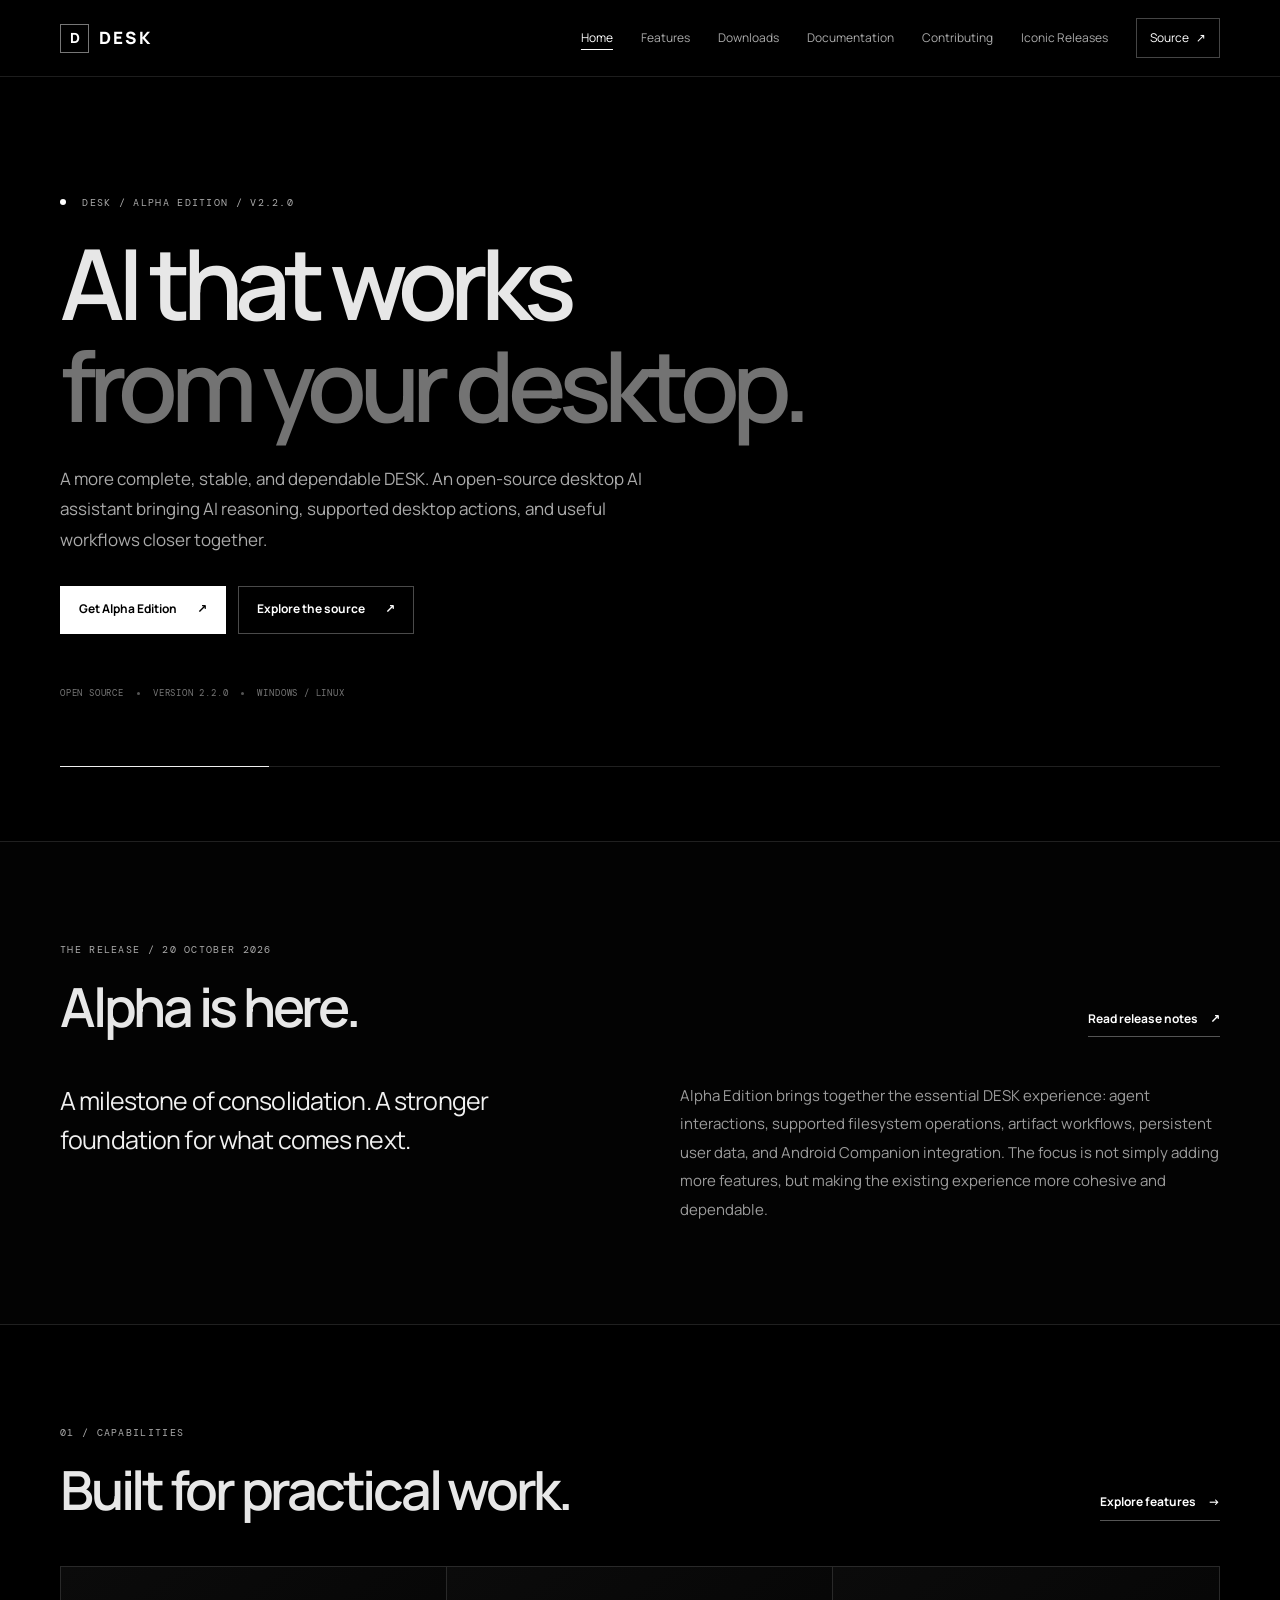
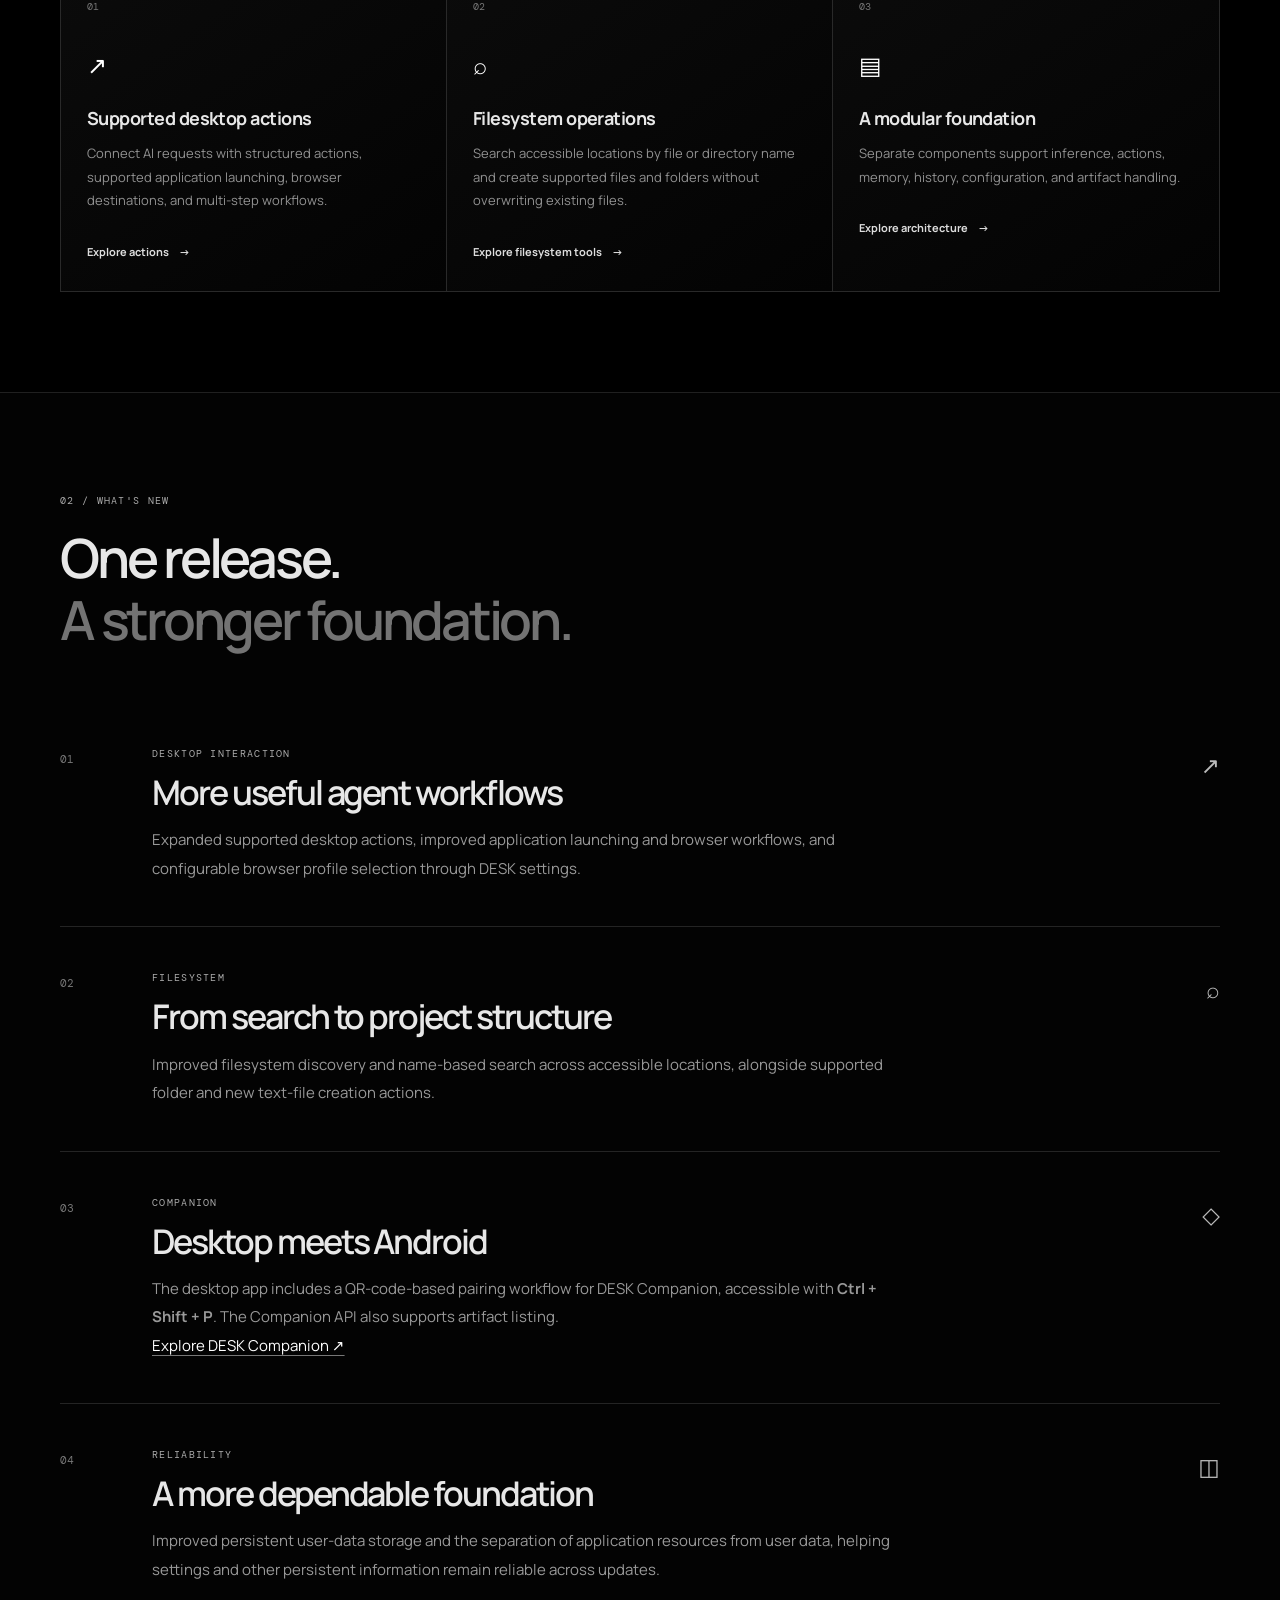
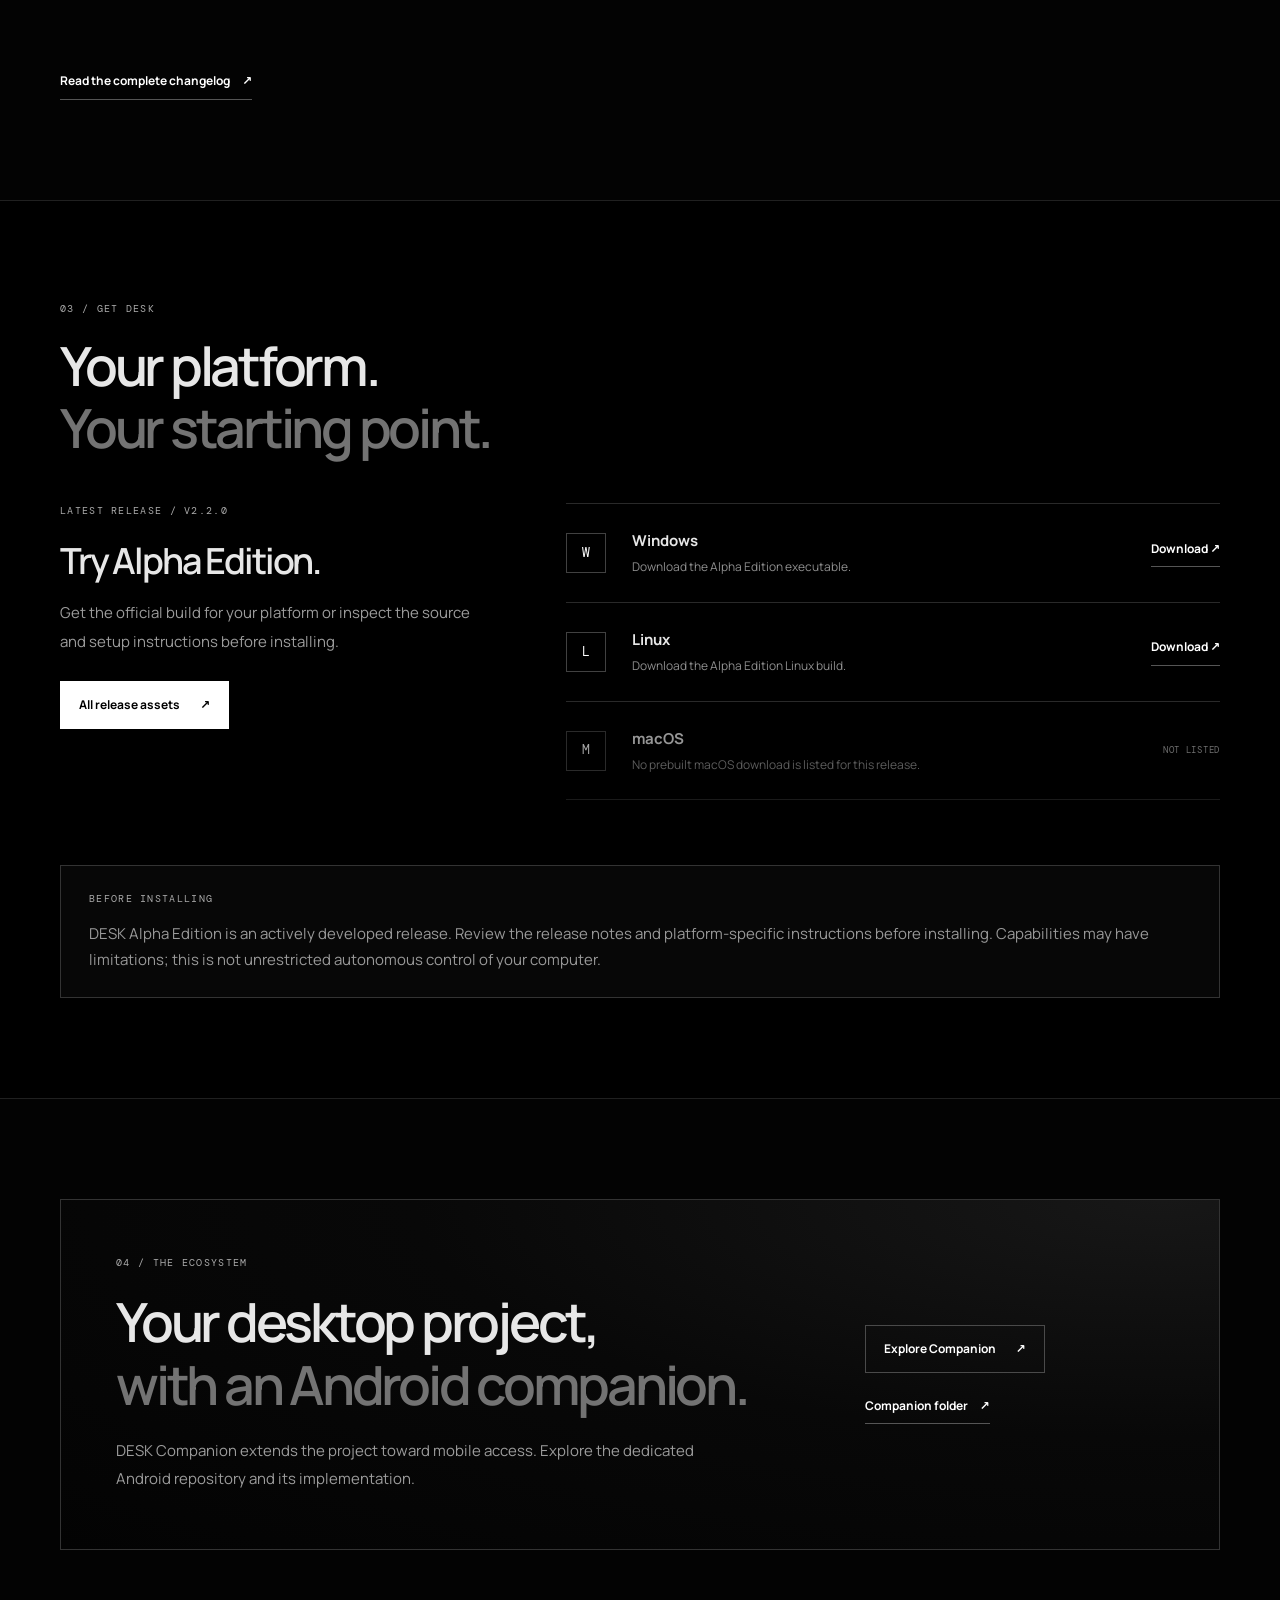
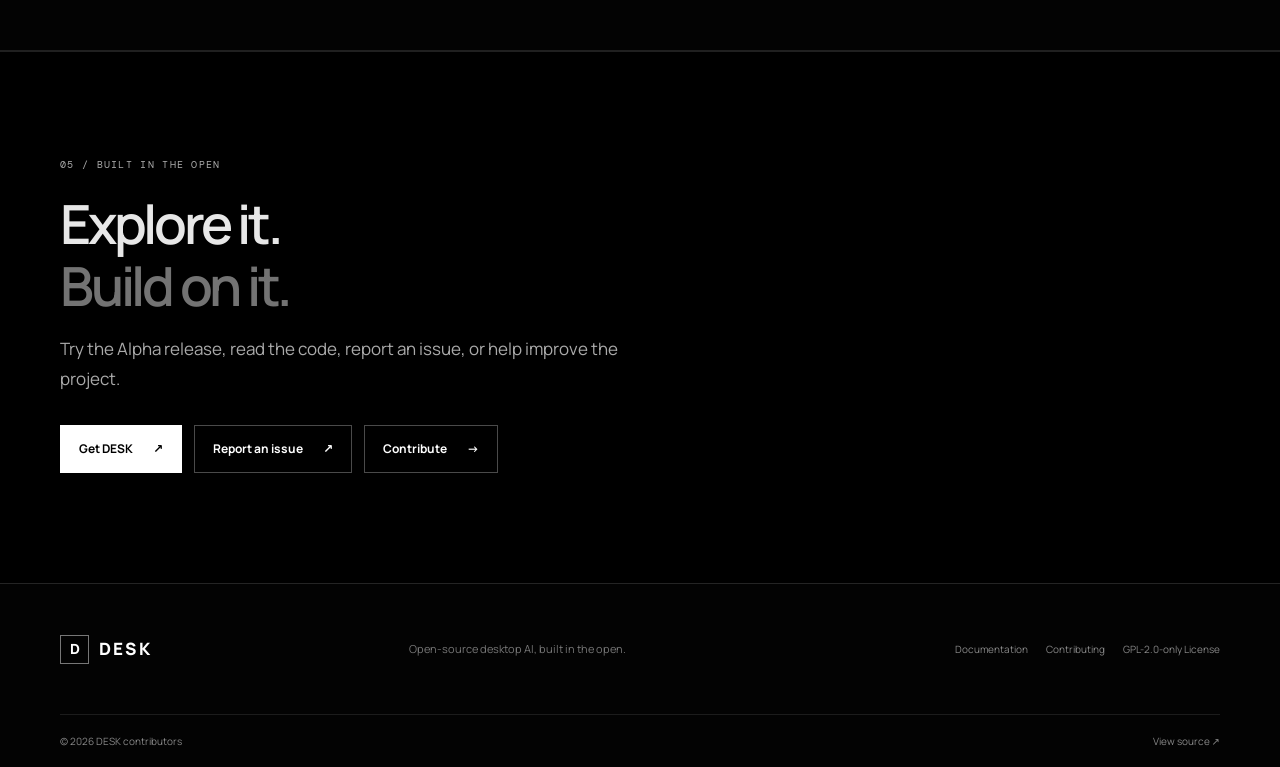
<file: index.html>
<!doctype html>
<html lang="en">
<head>
  <meta charset="utf-8">
  <meta name="viewport" content="width=device-width, initial-scale=1">
  <meta name="theme-color" content="#000000">
  <meta name="description" content="DESK Alpha Edition v2.2.0 is an open-source desktop AI assistant for Windows and Linux, built around practical desktop actions and useful workflows.">
  <meta property="og:title" content="DESK — Alpha Edition">
  <meta property="og:description" content="A more complete, stable, and dependable DESK. Explore the Alpha Edition, download a release, or inspect the source.">
  <meta property="og:type" content="website">
  <title>DESK — Alpha Edition</title>
  <link rel="icon" href="assets/icons/favicon.svg" type="image/svg+xml">
  <link rel="stylesheet" href="assets/css/style.css">
  <script src="assets/js/main.js" defer></script>
</head>
<body>
  <a class="skip-link" href="#main">Skip to content</a>

  <header class="site-header">
    <div class="container nav-wrap">
      <a class="brand" href="./" aria-label="DESK home">
        <span class="brand-mark">D</span><span>DESK</span>
      </a>

      <button class="menu-toggle" aria-expanded="false" aria-controls="site-nav">
        <span class="sr-only">Toggle navigation</span>
        <span></span><span></span>
      </button>

      <nav class="site-nav" id="site-nav" aria-label="Main navigation">
        <a aria-current="page" href="./">Home</a>
        <a href="features/">Features</a>
        <a href="downloads/">Downloads</a>
        <a href="documentation/">Documentation</a>
        <a href="contributing/">Contributing</a>
        <a href="iconic-releases/">Iconic Releases</a>
        <a class="nav-source" href="https://github.com/Saksham-garg2008/DESK" target="_blank" rel="noreferrer">Source <span aria-hidden="true">↗</span></a>
      </nav>
    </div>
  </header>

  <main id="main">
    <!-- ALPHA RELEASE HERO -->
    <section class="hero container">
      <p class="eyebrow">
        <span class="status-dot"></span>
        DESK / ALPHA EDITION / V2.2.0
      </p>

      <h1>AI that works<br><span class="muted">from your desktop.</span></h1>

      <p class="hero-copy">
        A more complete, stable, and dependable DESK.
        An open-source desktop AI assistant bringing AI reasoning,
        supported desktop actions, and useful workflows closer together.
      </p>

      <div class="button-row">
        <a class="button button-primary"
           href="https://github.com/Saksham-garg2008/DESK/releases/tag/v2.2.0">
          Get Alpha Edition <span aria-hidden="true">↗</span>
        </a>
        <a class="button button-secondary"
           href="https://github.com/Saksham-garg2008/DESK"
           target="_blank" rel="noreferrer">
          Explore the source <span aria-hidden="true">↗</span>
        </a>
      </div>

      <div class="hero-meta">
        <span>OPEN SOURCE</span>
        <span class="meta-separator"></span>
        <span>VERSION 2.2.0</span>
        <span class="meta-separator"></span>
        <span>WINDOWS / LINUX</span>
      </div>

      <div class="hero-line" aria-hidden="true"><span></span></div>
    </section>

    <!-- RELEASE STRIP -->
    <section class="section section-bordered">
      <div class="container">
        <div class="section-heading section-heading-row">
          <div>
            <p class="eyebrow">THE RELEASE / 20 OCTOBER 2026</p>
            <h2>Alpha is here.</h2>
          </div>
          <a class="text-link"
             href="https://github.com/Saksham-garg2008/DESK/releases/tag/v2.2.0"
             target="_blank" rel="noreferrer">
            Read release notes <span aria-hidden="true">↗</span>
          </a>
        </div>

        <div class="intro-grid">
          <p class="lead">
            A milestone of consolidation.
            A stronger foundation for what comes next.
          </p>
          <p class="body-copy">
            Alpha Edition brings together the essential DESK experience:
            agent interactions, supported filesystem operations, artifact
            workflows, persistent user data, and Android Companion integration.
            The focus is not simply adding more features, but making the
            existing experience more cohesive and dependable.
          </p>
        </div>
      </div>
    </section>

    <!-- CAPABILITIES -->
    <section class="section container">
      <div class="section-heading section-heading-row">
        <div>
          <p class="eyebrow">01 / CAPABILITIES</p>
          <h2>Built for practical work.</h2>
        </div>
        <a class="text-link" href="features/">
          Explore features <span aria-hidden="true">→</span>
        </a>
      </div>

      <div class="feature-grid">
        <article class="feature-card">
          <span class="card-index">01</span>
          <div class="line-icon" aria-hidden="true">↗</div>
          <h3>Supported desktop actions</h3>
          <p>
            Connect AI requests with structured actions, supported application
            launching, browser destinations, and multi-step workflows.
          </p>
          <a href="features/#actions" class="card-link">
            Explore actions <span aria-hidden="true">→</span>
          </a>
        </article>

        <article class="feature-card">
          <span class="card-index">02</span>
          <div class="line-icon" aria-hidden="true">⌕</div>
          <h3>Filesystem operations</h3>
          <p>
            Search accessible locations by file or directory name and create
            supported files and folders without overwriting existing files.
          </p>
          <a href="features/#filesystem" class="card-link">
            Explore filesystem tools <span aria-hidden="true">→</span>
          </a>
        </article>

        <article class="feature-card">
          <span class="card-index">03</span>
          <div class="line-icon" aria-hidden="true">▤</div>
          <h3>A modular foundation</h3>
          <p>
            Separate components support inference, actions, memory, history,
            configuration, and artifact handling.
          </p>
          <a href="documentation/#architecture" class="card-link">
            Explore architecture <span aria-hidden="true">→</span>
          </a>
        </article>
      </div>
    </section>

    <!-- WHAT'S NEW -->
    <section class="section section-bordered">
      <div class="container">
        <div class="section-heading">
          <p class="eyebrow">02 / WHAT'S NEW</p>
          <h2>One release.<br><span class="muted">A stronger foundation.</span></h2>
        </div>

        <div class="detail-list">
          <article class="detail-row">
            <span class="detail-number">01</span>
            <div>
              <p class="eyebrow">DESKTOP INTERACTION</p>
              <h2>More useful agent workflows</h2>
              <p>
                Expanded supported desktop actions, improved application
                launching and browser workflows, and configurable browser
                profile selection through DESK settings.
              </p>
            </div>
            <span class="detail-symbol" aria-hidden="true">↗</span>
          </article>

          <article class="detail-row">
            <span class="detail-number">02</span>
            <div>
              <p class="eyebrow">FILESYSTEM</p>
              <h2>From search to project structure</h2>
              <p>
                Improved filesystem discovery and name-based search across
                accessible locations, alongside supported folder and new
                text-file creation actions.
              </p>
            </div>
            <span class="detail-symbol" aria-hidden="true">⌕</span>
          </article>

          <article class="detail-row">
            <span class="detail-number">03</span>
            <div>
              <p class="eyebrow">COMPANION</p>
              <h2>Desktop meets Android</h2>
              <p>
                The desktop app includes a QR-code-based pairing workflow
                for DESK Companion, accessible with
                <strong>Ctrl + Shift + P</strong>. The Companion API also
                supports artifact listing.
              </p>
              <p>
                <a class="inline-link"
                   href="https://github.com/Saksham-garg2008/DESK-Companion"
                   target="_blank" rel="noreferrer">
                  Explore DESK Companion ↗
                </a>
              </p>
            </div>
            <span class="detail-symbol" aria-hidden="true">◇</span>
          </article>

          <article class="detail-row">
            <span class="detail-number">04</span>
            <div>
              <p class="eyebrow">RELIABILITY</p>
              <h2>A more dependable foundation</h2>
              <p>
                Improved persistent user-data storage and the separation
                of application resources from user data, helping settings
                and other persistent information remain reliable across updates.
              </p>
            </div>
            <span class="detail-symbol" aria-hidden="true">◫</span>
          </article>
        </div>

        <div style="margin-top: 32px;">
          <a class="text-link"
             href="https://github.com/Saksham-garg2008/DESK/releases/tag/v2.2.0"
             target="_blank" rel="noreferrer">
            Read the complete changelog <span aria-hidden="true">↗</span>
          </a>
        </div>
      </div>
    </section>

    <!-- DOWNLOADS -->
    <section class="section container">
      <div class="section-heading">
        <p class="eyebrow">03 / GET DESK</p>
        <h2>Your platform.<br><span class="muted">Your starting point.</span></h2>
      </div>

      <div class="download-layout">
        <div class="download-primary">
          <p class="eyebrow">LATEST RELEASE / V2.2.0</p>
          <h2>Try Alpha Edition.</h2>
          <p class="body-copy">
            Get the official build for your platform or inspect the source
            and setup instructions before installing.
          </p>
          <a class="button button-primary"
             href="https://github.com/Saksham-garg2008/DESK/releases/tag/v2.2.0"
             target="_blank" rel="noreferrer">
            All release assets <span aria-hidden="true">↗</span>
          </a>
        </div>

        <div class="platform-list">
          <div class="platform-item">
            <span class="platform-symbol" aria-hidden="true">W</span>
            <div>
              <h3>Windows</h3>
              <p>Download the Alpha Edition executable.</p>
            </div>
            <a class="text-link"
               href="https://github.com/Saksham-garg2008/DESK/releases/download/v2.2.0/DESK-Windows.exe">
              Download ↗
            </a>
          </div>

          <div class="platform-item">
            <span class="platform-symbol" aria-hidden="true">L</span>
            <div>
              <h3>Linux</h3>
              <p>Download the Alpha Edition Linux build.</p>
            </div>
            <a class="text-link"
               href="https://github.com/Saksham-garg2008/DESK/releases/download/v2.2.0/DESK-Linux">
              Download ↗
            </a>
          </div>

          <div class="platform-item platform-muted">
            <span class="platform-symbol" aria-hidden="true">M</span>
            <div>
              <h3>macOS</h3>
              <p>No prebuilt macOS download is listed for this release.</p>
            </div>
            <span class="platform-status">NOT LISTED</span>
          </div>
        </div>
      </div>

      <div class="note-panel compact-note">
        <p class="eyebrow">BEFORE INSTALLING</p>
        <p>
          DESK Alpha Edition is an actively developed release. Review the
          release notes and platform-specific instructions before installing.
          Capabilities may have limitations; this is not unrestricted
          autonomous control of your computer.
        </p>
      </div>
    </section>

    <!-- COMPANION -->
    <section class="section section-bordered">
      <div class="container">
        <div class="companion-panel">
          <div>
            <p class="eyebrow">04 / THE ECOSYSTEM</p>
            <h2>Your desktop project,<br><span class="muted">with an Android companion.</span></h2>
            <p class="body-copy">
              DESK Companion extends the project toward mobile access.
              Explore the dedicated Android repository and its implementation.
            </p>
          </div>

          <div class="companion-links">
            <a class="button button-secondary"
               href="https://github.com/Saksham-garg2008/DESK-Companion"
               target="_blank" rel="noreferrer">
              Explore Companion <span aria-hidden="true">↗</span>
            </a>
            <a class="text-link"
               href="https://github.com/Saksham-garg2008/DESK/tree/main/Companion"
               target="_blank" rel="noreferrer">
              Companion folder <span aria-hidden="true">↗</span>
            </a>
          </div>
        </div>
      </div>
    </section>

    <!-- FINAL CTA -->
    <section class="section final-cta">
      <div class="container cta-inner">
        <p class="eyebrow">05 / BUILT IN THE OPEN</p>
        <h2>Explore it.<br><span class="muted">Build on it.</span></h2>
        <p class="hero-copy">
          Try the Alpha release, read the code, report an issue,
          or help improve the project.
        </p>

        <div class="button-row">
          <a class="button button-primary"
             href="https://github.com/Saksham-garg2008/DESK/releases/tag/v2.2.0">
            Get DESK <span aria-hidden="true">↗</span>
          </a>
          <a class="button button-secondary"
             href="https://github.com/Saksham-garg2008/DESK/issues"
             target="_blank" rel="noreferrer">
            Report an issue <span aria-hidden="true">↗</span>
          </a>
          <a class="button button-secondary" href="contributing/">
            Contribute <span aria-hidden="true">→</span>
          </a>
        </div>
      </div>
    </section>
  </main>

  <footer class="site-footer">
    <div class="container footer-main">
      <a class="brand" href="./" aria-label="DESK home">
        <span class="brand-mark">D</span><span>DESK</span>
      </a>
      <p>Open-source desktop AI, built in the open.</p>
      <div class="footer-links">
        <a href="documentation/">Documentation</a>
        <a href="contributing/">Contributing</a>
        <a href="https://github.com/Saksham-garg2008/DESK/blob/main/LICENSE"
           target="_blank" rel="noreferrer">GPL-2.0-only License</a>
      </div>
    </div>

    <div class="container footer-bottom">
      <span>© <span data-year>2026</span> DESK contributors</span>
      <a href="https://github.com/Saksham-garg2008/DESK"
         target="_blank" rel="noreferrer">View source ↗</a>
    </div>
  </footer>
</body>
</html>
</file>
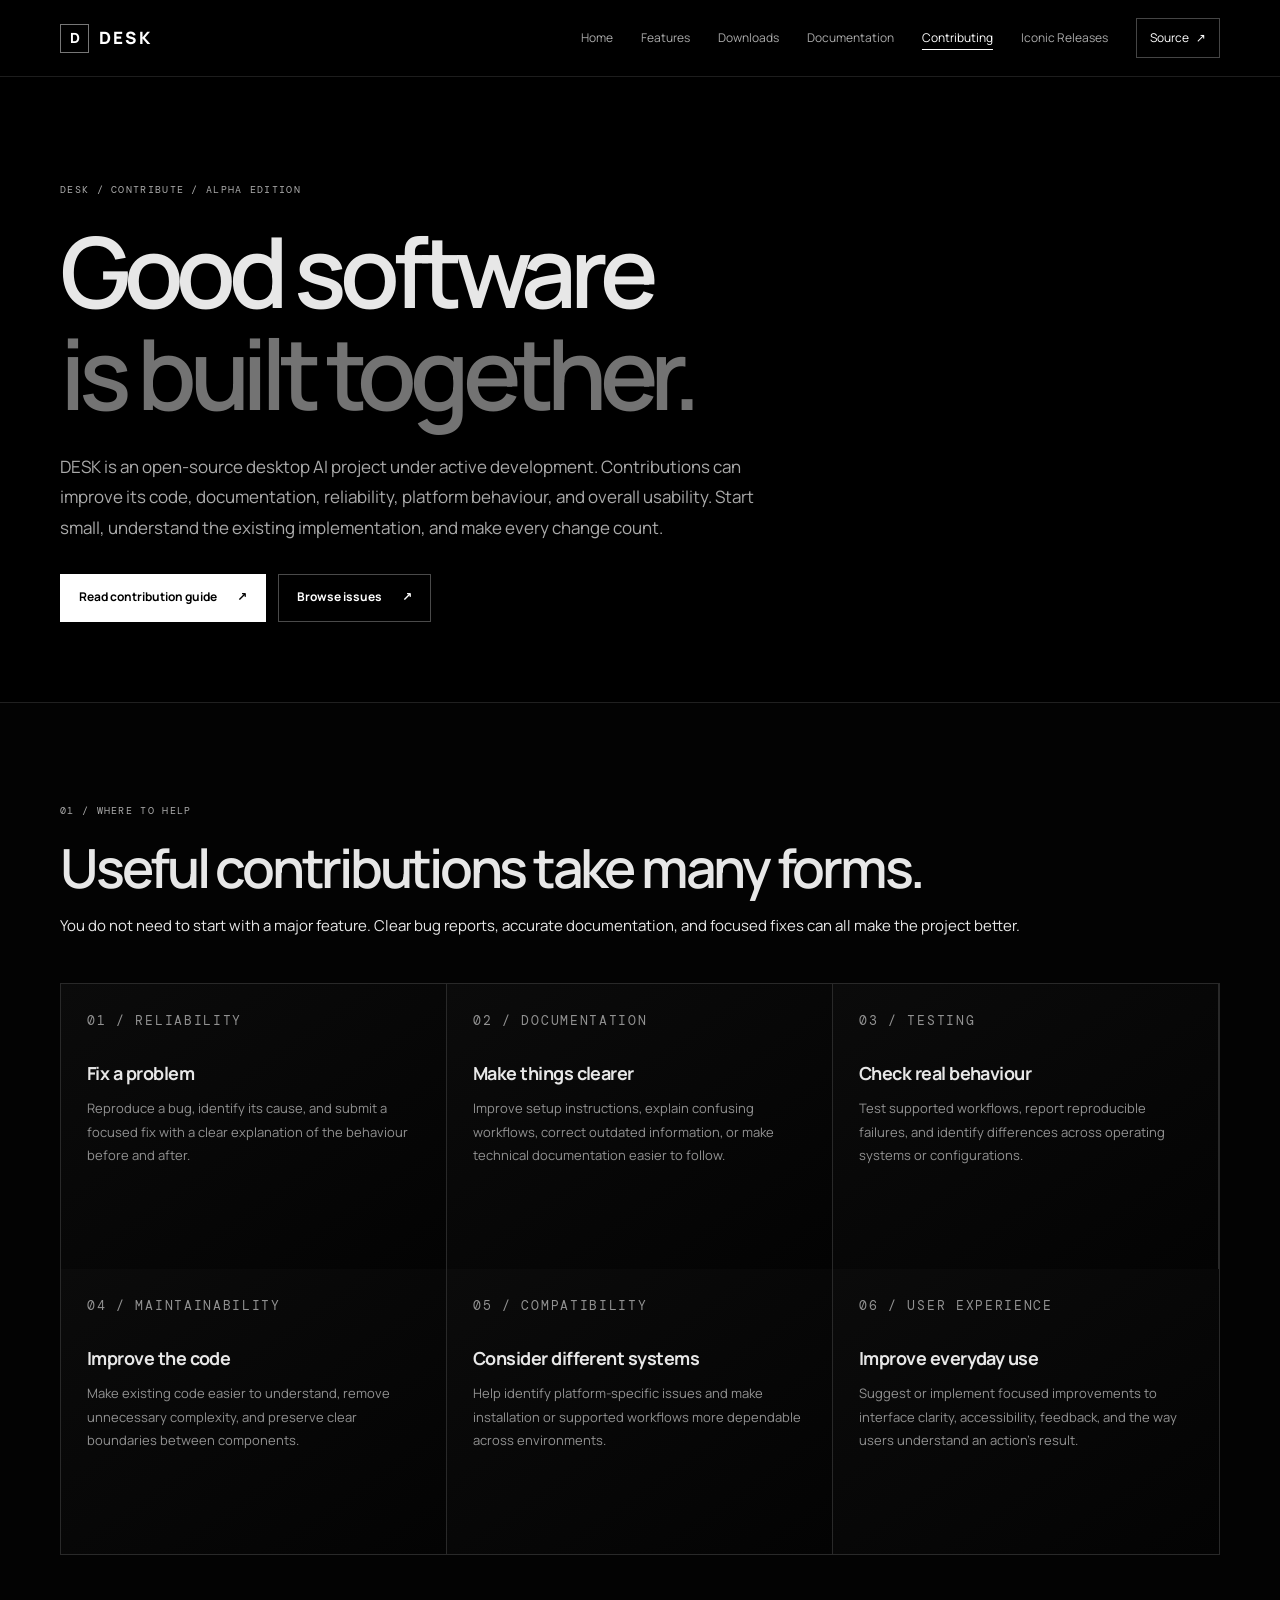
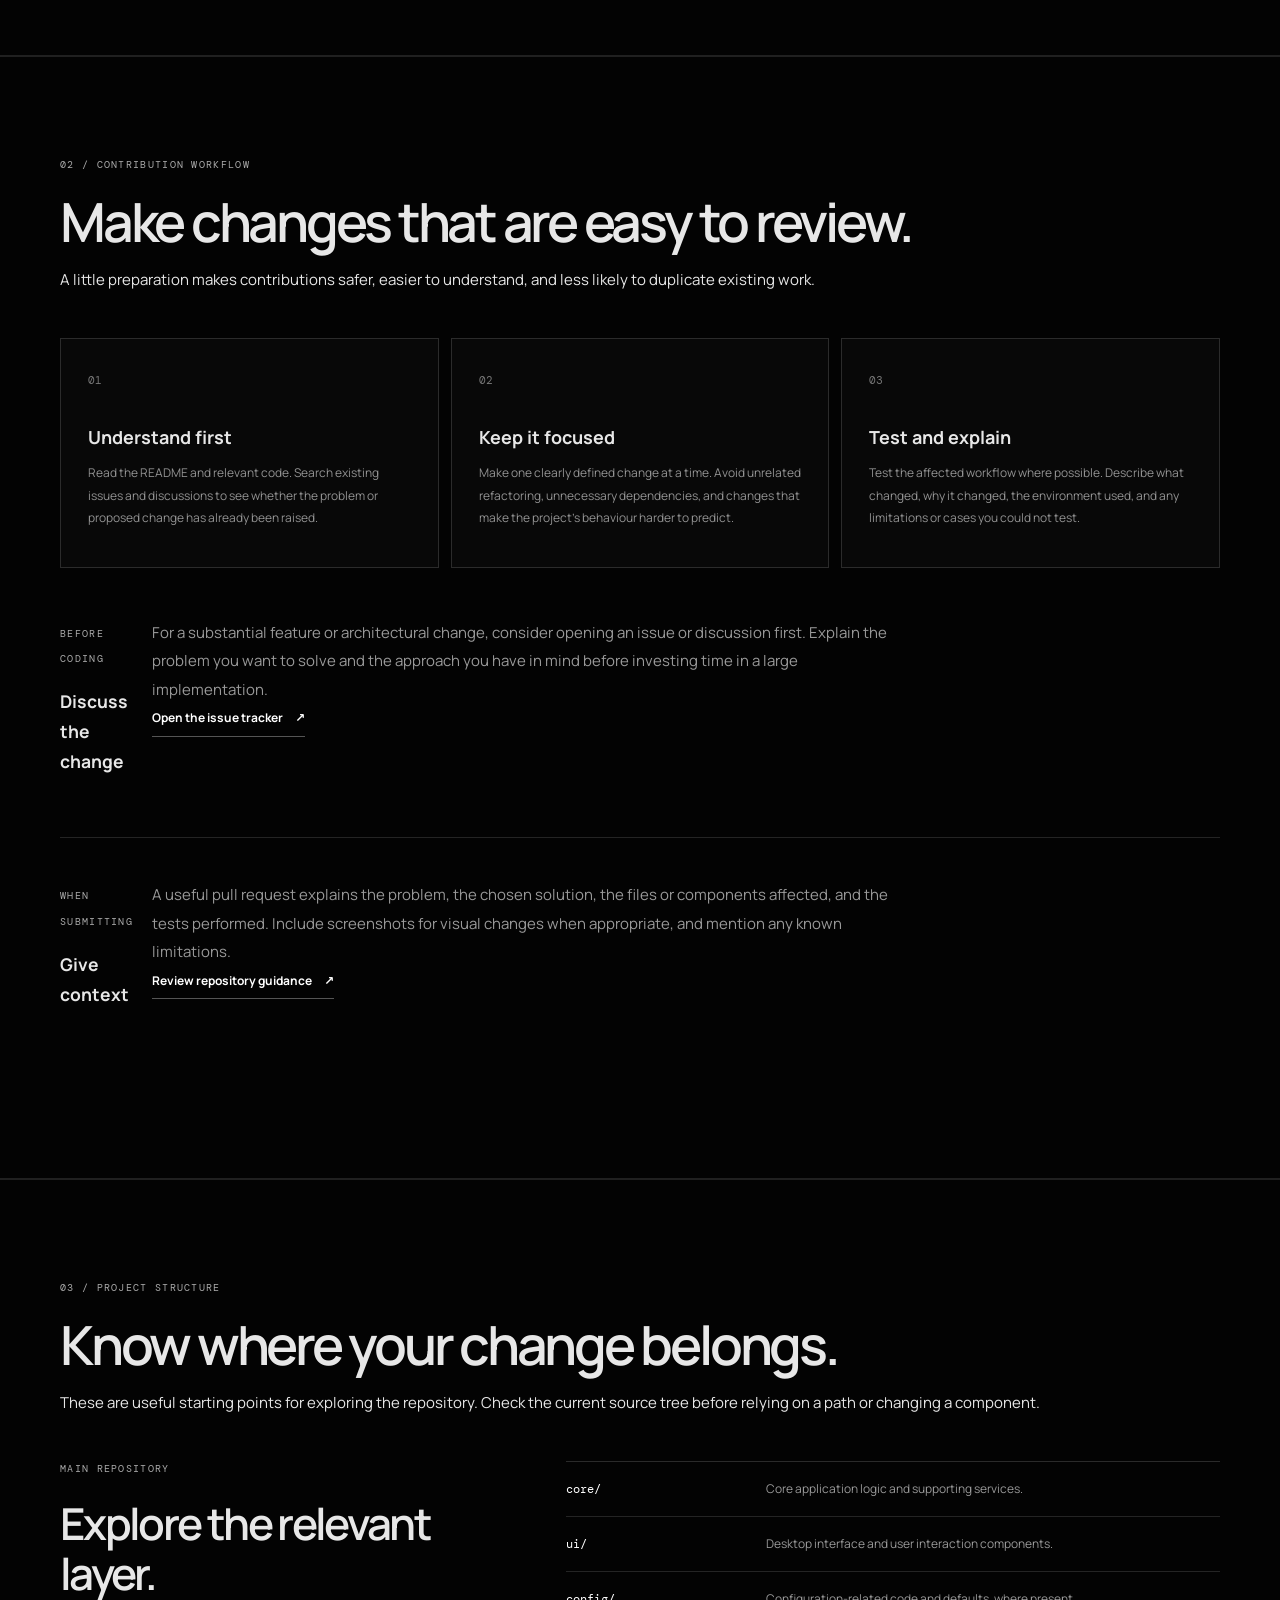
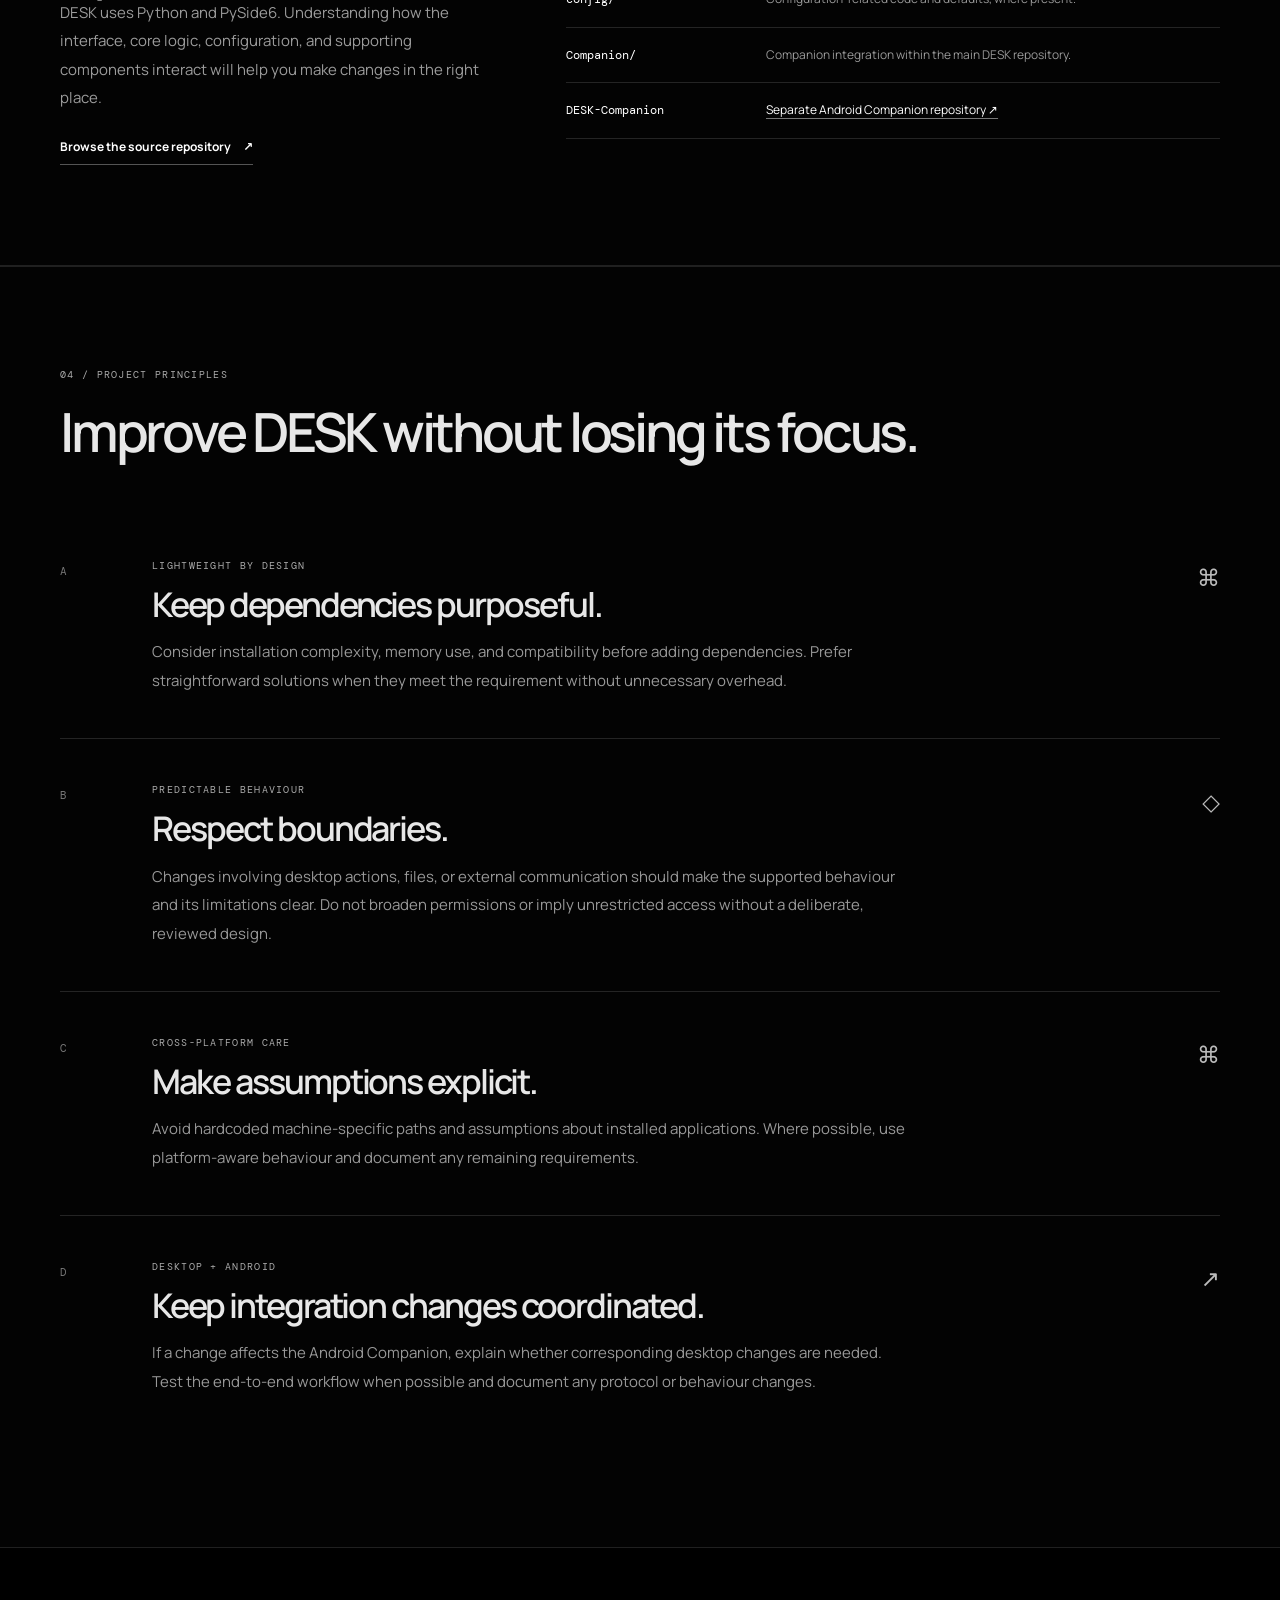
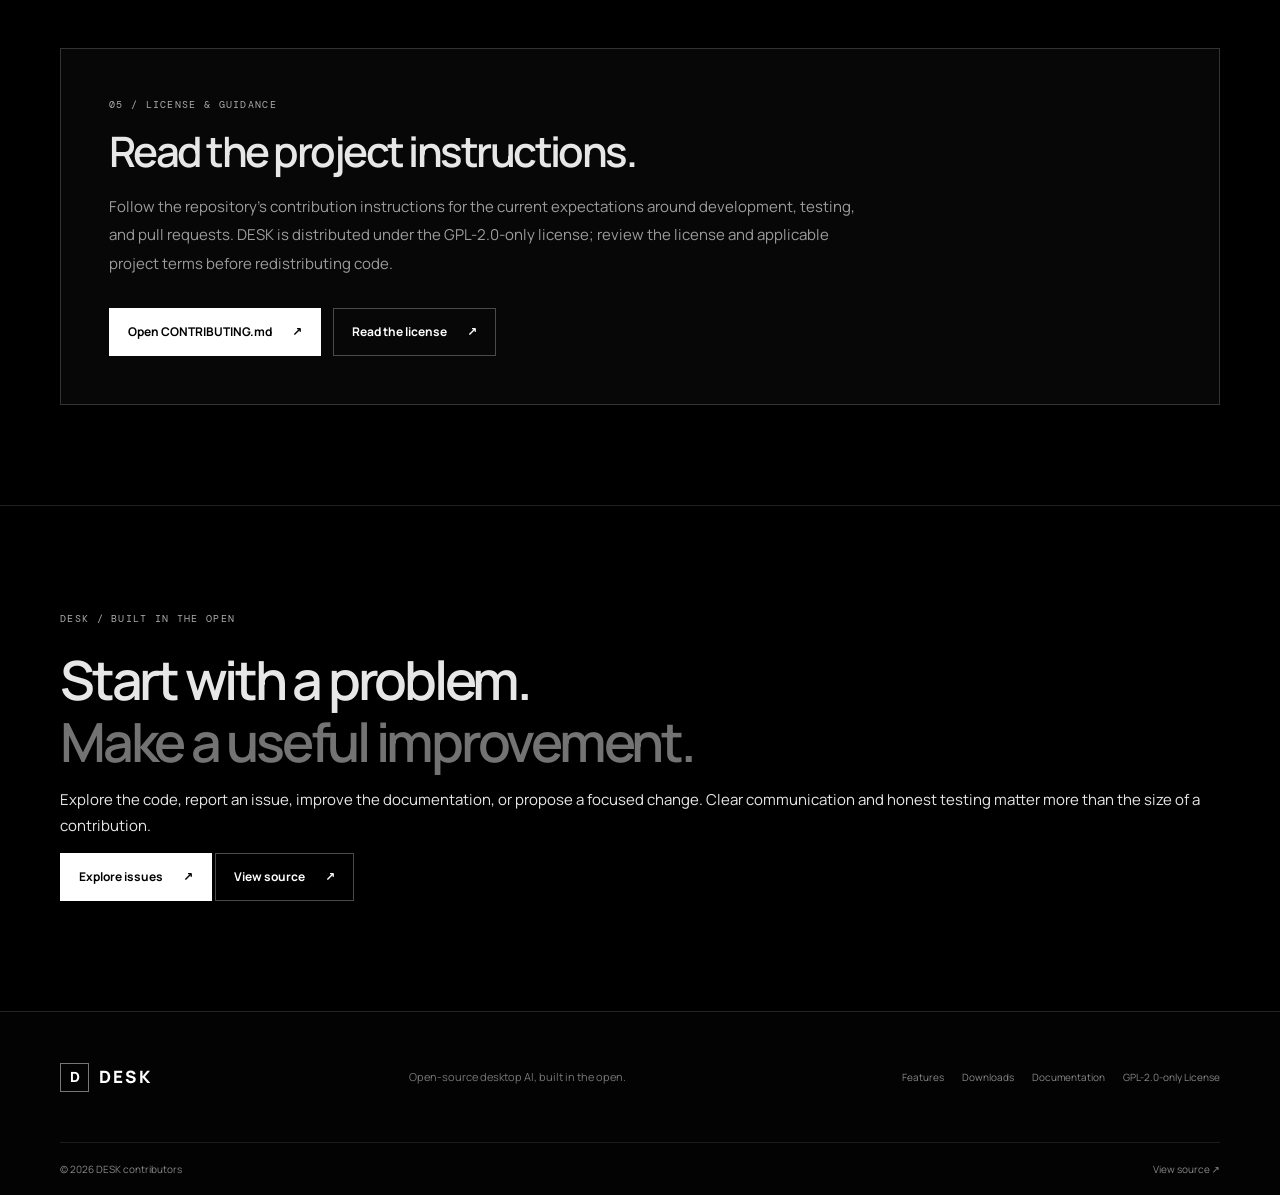
<file: contributing/index.html>
<!doctype html>
<html lang="en">
<head>
  <meta charset="utf-8">
  <meta name="viewport" content="width=device-width, initial-scale=1">
  <meta name="theme-color" content="#000000">
  <meta name="description" content="Contribute to DESK, the open-source desktop AI assistant. Explore the codebase, report issues, improve documentation, and submit focused changes.">
  <title>Contributing — DESK Alpha Edition</title>
  <link rel="icon" href="../assets/icons/favicon.svg" type="image/svg+xml">
  <link rel="stylesheet" href="../assets/css/style.css">
  <script src="../assets/js/main.js" defer></script>
</head>
<body>
  <a class="skip-link" href="#main">Skip to content</a>

  <header class="site-header">
    <div class="container nav-wrap">
      <a class="brand" href="../" aria-label="DESK home">
        <span class="brand-mark">D</span><span>DESK</span>
      </a>

      <button class="menu-toggle" aria-expanded="false" aria-controls="site-nav">
        <span class="sr-only">Toggle navigation</span>
        <span></span><span></span>
      </button>

      <nav class="site-nav" id="site-nav" aria-label="Main navigation">
        <a href="../">Home</a>
        <a href="../features/">Features</a>
        <a href="../downloads/">Downloads</a>
        <a href="../documentation/">Documentation</a>
        <a aria-current="page" href="./">Contributing</a>
        <a href="../iconic-releases/">Iconic Releases</a>
        <a class="nav-source" href="https://github.com/Saksham-garg2008/DESK" target="_blank" rel="noreferrer">Source <span aria-hidden="true">↗</span></a>
      </nav>
    </div>
  </header>

  <main id="main">
    <section class="page-hero container">
      <p class="eyebrow">DESK / CONTRIBUTE / ALPHA EDITION</p>
      <h1>Good software<br><span class="muted">is built together.</span></h1>
      <p class="hero-copy">
        DESK is an open-source desktop AI project under active development.
        Contributions can improve its code, documentation, reliability,
        platform behaviour, and overall usability. Start small, understand
        the existing implementation, and make every change count.
      </p>
      <div class="button-row">
        <a class="button button-primary" href="https://github.com/Saksham-garg2008/DESK/blob/main/CONTRIBUTING.md" target="_blank" rel="noreferrer">Read contribution guide <span aria-hidden="true">↗</span></a>
        <a class="button button-secondary" href="https://github.com/Saksham-garg2008/DESK/issues" target="_blank" rel="noreferrer">Browse issues <span aria-hidden="true">↗</span></a>
      </div>
    </section>

    <section class="section section-bordered">
      <div class="container">
        <div class="section-heading">
          <p class="eyebrow">01 / WHERE TO HELP</p>
          <h2>Useful contributions take many forms.</h2>
          <p class="section-copy">
            You do not need to start with a major feature. Clear bug reports,
            accurate documentation, and focused fixes can all make the project
            better.
          </p>
        </div>

        <div class="feature-grid">
          <article class="feature-card">
            <p class="eyebrow">01 / RELIABILITY</p>
            <h3>Fix a problem</h3>
            <p>
              Reproduce a bug, identify its cause, and submit a focused fix
              with a clear explanation of the behaviour before and after.
            </p>
          </article>

          <article class="feature-card">
            <p class="eyebrow">02 / DOCUMENTATION</p>
            <h3>Make things clearer</h3>
            <p>
              Improve setup instructions, explain confusing workflows, correct
              outdated information, or make technical documentation easier to
              follow.
            </p>
          </article>

          <article class="feature-card">
            <p class="eyebrow">03 / TESTING</p>
            <h3>Check real behaviour</h3>
            <p>
              Test supported workflows, report reproducible failures, and
              identify differences across operating systems or configurations.
            </p>
          </article>

          <article class="feature-card">
            <p class="eyebrow">04 / MAINTAINABILITY</p>
            <h3>Improve the code</h3>
            <p>
              Make existing code easier to understand, remove unnecessary
              complexity, and preserve clear boundaries between components.
            </p>
          </article>

          <article class="feature-card">
            <p class="eyebrow">05 / COMPATIBILITY</p>
            <h3>Consider different systems</h3>
            <p>
              Help identify platform-specific issues and make installation
              or supported workflows more dependable across environments.
            </p>
          </article>

          <article class="feature-card">
            <p class="eyebrow">06 / USER EXPERIENCE</p>
            <h3>Improve everyday use</h3>
            <p>
              Suggest or implement focused improvements to interface clarity,
              accessibility, feedback, and the way users understand an action's
              result.
            </p>
          </article>
        </div>
      </div>
    </section>

    <section class="section section-bordered">
      <div class="container">
        <div class="section-heading">
          <p class="eyebrow">02 / CONTRIBUTION WORKFLOW</p>
          <h2>Make changes that are easy to review.</h2>
          <p class="section-copy">
            A little preparation makes contributions safer, easier to
            understand, and less likely to duplicate existing work.
          </p>
        </div>

        <div class="steps-grid">
          <article class="step-card">
            <span>01</span>
            <h3>Understand first</h3>
            <p>
              Read the README and relevant code. Search existing issues and
              discussions to see whether the problem or proposed change has
              already been raised.
            </p>
          </article>

          <article class="step-card">
            <span>02</span>
            <h3>Keep it focused</h3>
            <p>
              Make one clearly defined change at a time. Avoid unrelated
              refactoring, unnecessary dependencies, and changes that make
              the project's behaviour harder to predict.
            </p>
          </article>

          <article class="step-card">
            <span>03</span>
            <h3>Test and explain</h3>
            <p>
              Test the affected workflow where possible. Describe what changed,
              why it changed, the environment used, and any limitations or
              cases you could not test.
            </p>
          </article>
        </div>

        <div class="detail-list">
          <div class="detail-row">
            <div class="detail-label">
              <span class="eyebrow">BEFORE CODING</span>
              <h3>Discuss the change</h3>
            </div>
            <div class="detail-content">
              <p>
                For a substantial feature or architectural change, consider
                opening an issue or discussion first. Explain the problem
                you want to solve and the approach you have in mind before
                investing time in a large implementation.
              </p>
              <a class="text-link" href="https://github.com/Saksham-garg2008/DESK/issues" target="_blank" rel="noreferrer">Open the issue tracker <span>↗</span></a>
            </div>
          </div>

          <div class="detail-row">
            <div class="detail-label">
              <span class="eyebrow">WHEN SUBMITTING</span>
              <h3>Give context</h3>
            </div>
            <div class="detail-content">
              <p>
                A useful pull request explains the problem, the chosen
                solution, the files or components affected, and the tests
                performed. Include screenshots for visual changes when
                appropriate, and mention any known limitations.
              </p>
              <a class="text-link" href="https://github.com/Saksham-garg2008/DESK/blob/main/CONTRIBUTING.md" target="_blank" rel="noreferrer">Review repository guidance <span>↗</span></a>
            </div>
          </div>
        </div>
      </div>
    </section>

    <section class="section section-bordered">
      <div class="container">
        <div class="section-heading">
          <p class="eyebrow">03 / PROJECT STRUCTURE</p>
          <h2>Know where your change belongs.</h2>
          <p class="section-copy">
            These are useful starting points for exploring the repository.
            Check the current source tree before relying on a path or changing
            a component.
          </p>
        </div>

        <div class="two-col">
          <div>
            <p class="eyebrow">MAIN REPOSITORY</p>
            <h2>Explore the relevant layer.</h2>
            <p class="body-copy">
              DESK uses Python and PySide6. Understanding how the interface,
              core logic, configuration, and supporting components interact
              will help you make changes in the right place.
            </p>
            <a class="text-link" href="https://github.com/Saksham-garg2008/DESK" target="_blank" rel="noreferrer">Browse the source repository <span>↗</span></a>
          </div>

          <div class="structure-list">
            <div>
              <code>core/</code>
              <p>Core application logic and supporting services.</p>
            </div>
            <div>
              <code>ui/</code>
              <p>Desktop interface and user interaction components.</p>
            </div>
            <div>
              <code>config/</code>
              <p>Configuration-related code and defaults, where present.</p>
            </div>
            <div>
              <code>Companion/</code>
              <p>Companion integration within the main DESK repository.</p>
            </div>
            <div>
              <code>DESK-Companion</code>
              <p>
                <a class="inline-link" href="https://github.com/Saksham-garg2008/DESK-Companion" target="_blank" rel="noreferrer">Separate Android Companion repository ↗</a>
              </p>
            </div>
          </div>
        </div>
      </div>
    </section>

    <section class="section section-bordered">
      <div class="container">
        <div class="section-heading">
          <p class="eyebrow">04 / PROJECT PRINCIPLES</p>
          <h2>Improve DESK without losing its focus.</h2>
        </div>

        <div class="detail-list">
          <article class="detail-row">
            <span class="detail-number">A</span>
            <div>
              <p class="eyebrow">LIGHTWEIGHT BY DESIGN</p>
              <h2>Keep dependencies purposeful.</h2>
              <p>
                Consider installation complexity, memory use, and compatibility
                before adding dependencies. Prefer straightforward solutions
                when they meet the requirement without unnecessary overhead.
              </p>
            </div>
            <span class="detail-symbol" aria-hidden="true">⌘</span>
          </article>

          <article class="detail-row">
            <span class="detail-number">B</span>
            <div>
              <p class="eyebrow">PREDICTABLE BEHAVIOUR</p>
              <h2>Respect boundaries.</h2>
              <p>
                Changes involving desktop actions, files, or external
                communication should make the supported behaviour and its
                limitations clear. Do not broaden permissions or imply
                unrestricted access without a deliberate, reviewed design.
              </p>
            </div>
            <span class="detail-symbol" aria-hidden="true">◇</span>
          </article>

          <article class="detail-row">
            <span class="detail-number">C</span>
            <div>
              <p class="eyebrow">CROSS-PLATFORM CARE</p>
              <h2>Make assumptions explicit.</h2>
              <p>
                Avoid hardcoded machine-specific paths and assumptions about
                installed applications. Where possible, use platform-aware
                behaviour and document any remaining requirements.
              </p>
            </div>
            <span class="detail-symbol" aria-hidden="true">⌘</span>
          </article>

          <article class="detail-row">
            <span class="detail-number">D</span>
            <div>
              <p class="eyebrow">DESKTOP + ANDROID</p>
              <h2>Keep integration changes coordinated.</h2>
              <p>
                If a change affects the Android Companion, explain whether
                corresponding desktop changes are needed. Test the
                end-to-end workflow when possible and document any protocol
                or behaviour changes.
              </p>
            </div>
            <span class="detail-symbol" aria-hidden="true">↗</span>
          </article>
        </div>
      </div>
    </section>

    <section class="section container">
      <div class="note-panel">
        <p class="eyebrow">05 / LICENSE & GUIDANCE</p>
        <h2>Read the project instructions.</h2>
        <p class="body-copy">
          Follow the repository's contribution instructions for the current
          expectations around development, testing, and pull requests.
          DESK is distributed under the GPL-2.0-only license; review the
          license and applicable project terms before redistributing code.
        </p>
        <div class="button-row">
          <a class="button button-primary" href="https://github.com/Saksham-garg2008/DESK/blob/main/CONTRIBUTING.md" target="_blank" rel="noreferrer">Open CONTRIBUTING.md <span aria-hidden="true">↗</span></a>
          <a class="button button-secondary" href="https://github.com/Saksham-garg2008/DESK/blob/main/LICENSE" target="_blank" rel="noreferrer">Read the license <span aria-hidden="true">↗</span></a>
        </div>
      </div>
    </section>

    <section class="section final-cta">
      <div class="container">
        <p class="eyebrow">DESK / BUILT IN THE OPEN</p>
        <h2>Start with a problem.<br><span class="muted">Make a useful improvement.</span></h2>
        <p>
          Explore the code, report an issue, improve the documentation, or
          propose a focused change. Clear communication and honest testing
          matter more than the size of a contribution.
        </p>
        <div class="hero-actions">
          <a class="button button-primary" href="https://github.com/Saksham-garg2008/DESK/issues" target="_blank" rel="noreferrer">Explore issues <span aria-hidden="true">↗</span></a>
          <a class="button button-secondary" href="https://github.com/Saksham-garg2008/DESK" target="_blank" rel="noreferrer">View source <span aria-hidden="true">↗</span></a>
        </div>
      </div>
    </section>
  </main>

  <footer class="site-footer">
    <div class="container footer-main">
      <a class="brand" href="../"><span class="brand-mark">D</span><span>DESK</span></a>
      <p>Open-source desktop AI, built in the open.</p>
      <div class="footer-links">
        <a href="../features/">Features</a>
        <a href="../downloads/">Downloads</a>
        <a href="../documentation/">Documentation</a>
        <a href="https://github.com/Saksham-garg2008/DESK/blob/main/LICENSE" target="_blank" rel="noreferrer">GPL-2.0-only License</a>
      </div>
    </div>

    <div class="container footer-bottom">
      <span>© <span data-year>2026</span> DESK contributors</span>
      <a href="https://github.com/Saksham-garg2008/DESK" target="_blank" rel="noreferrer">View source ↗</a>
    </div>
  </footer>
</body>
</html>
</file>
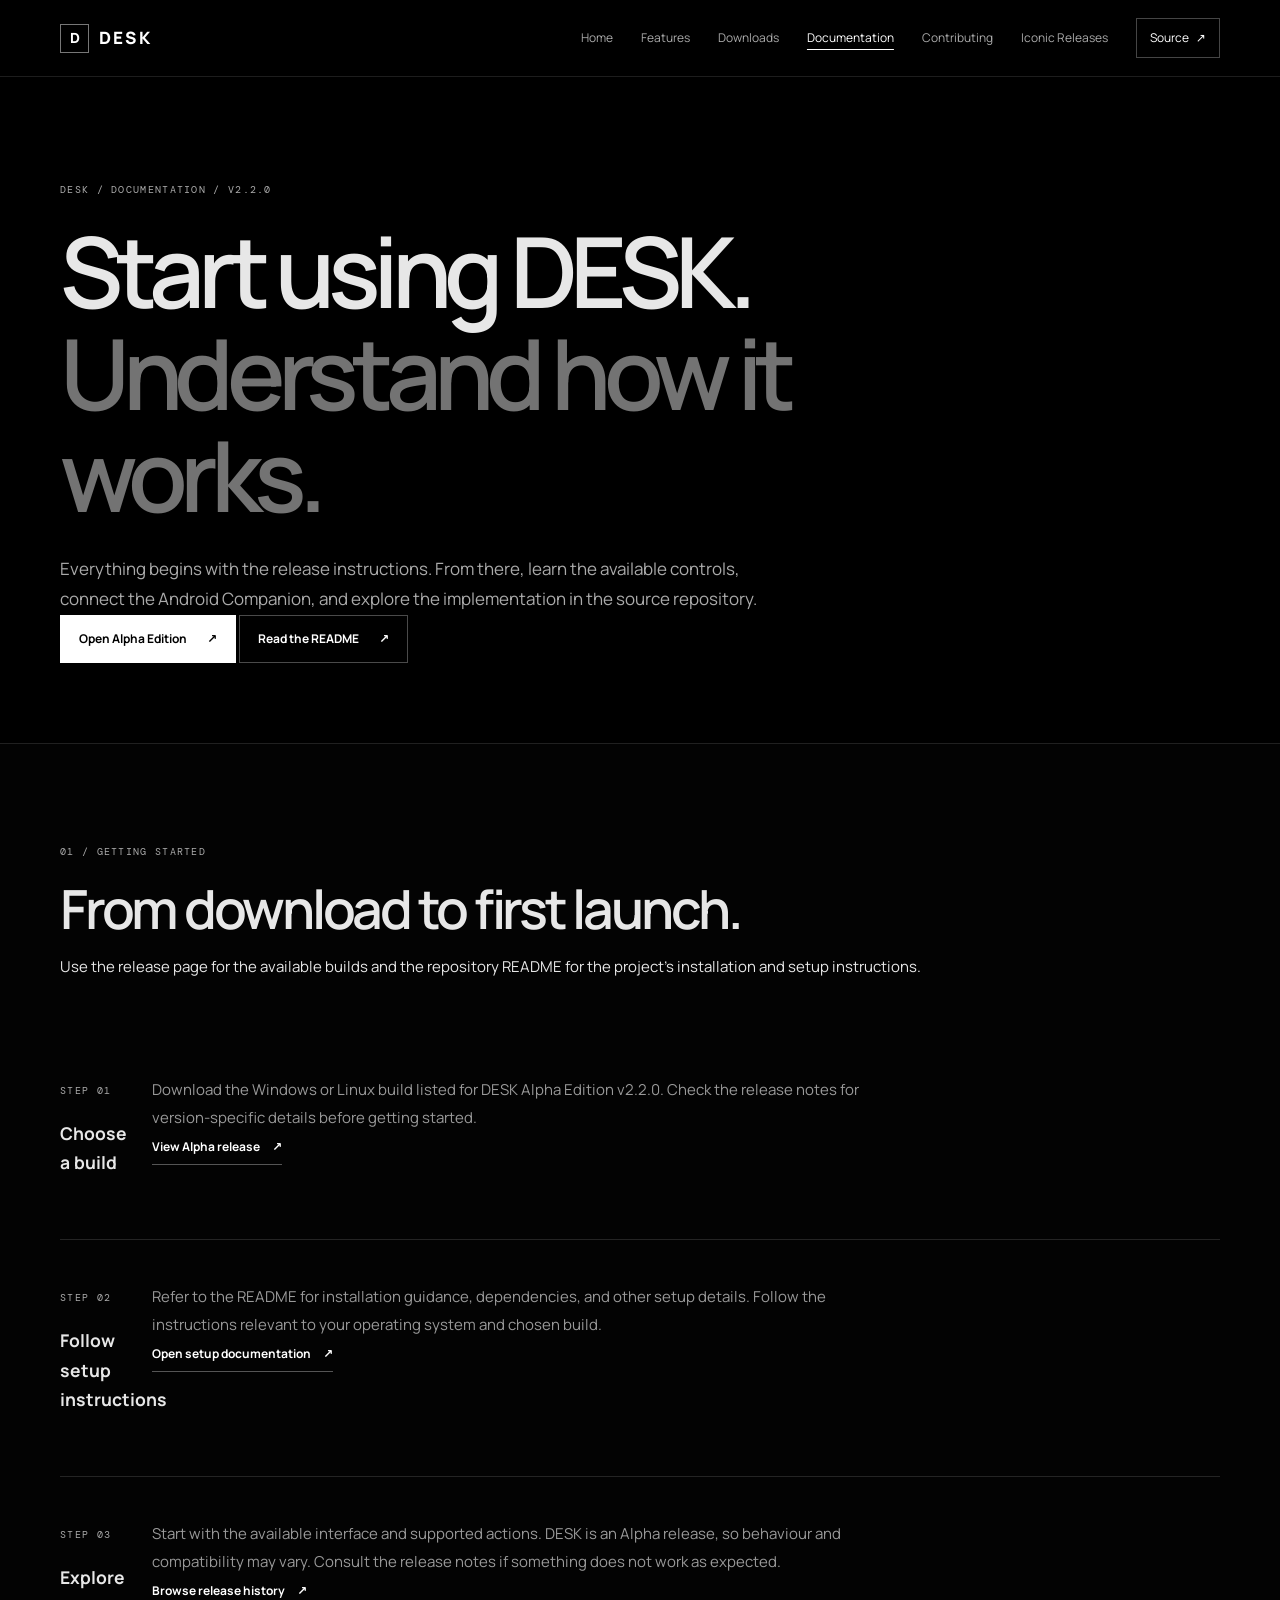
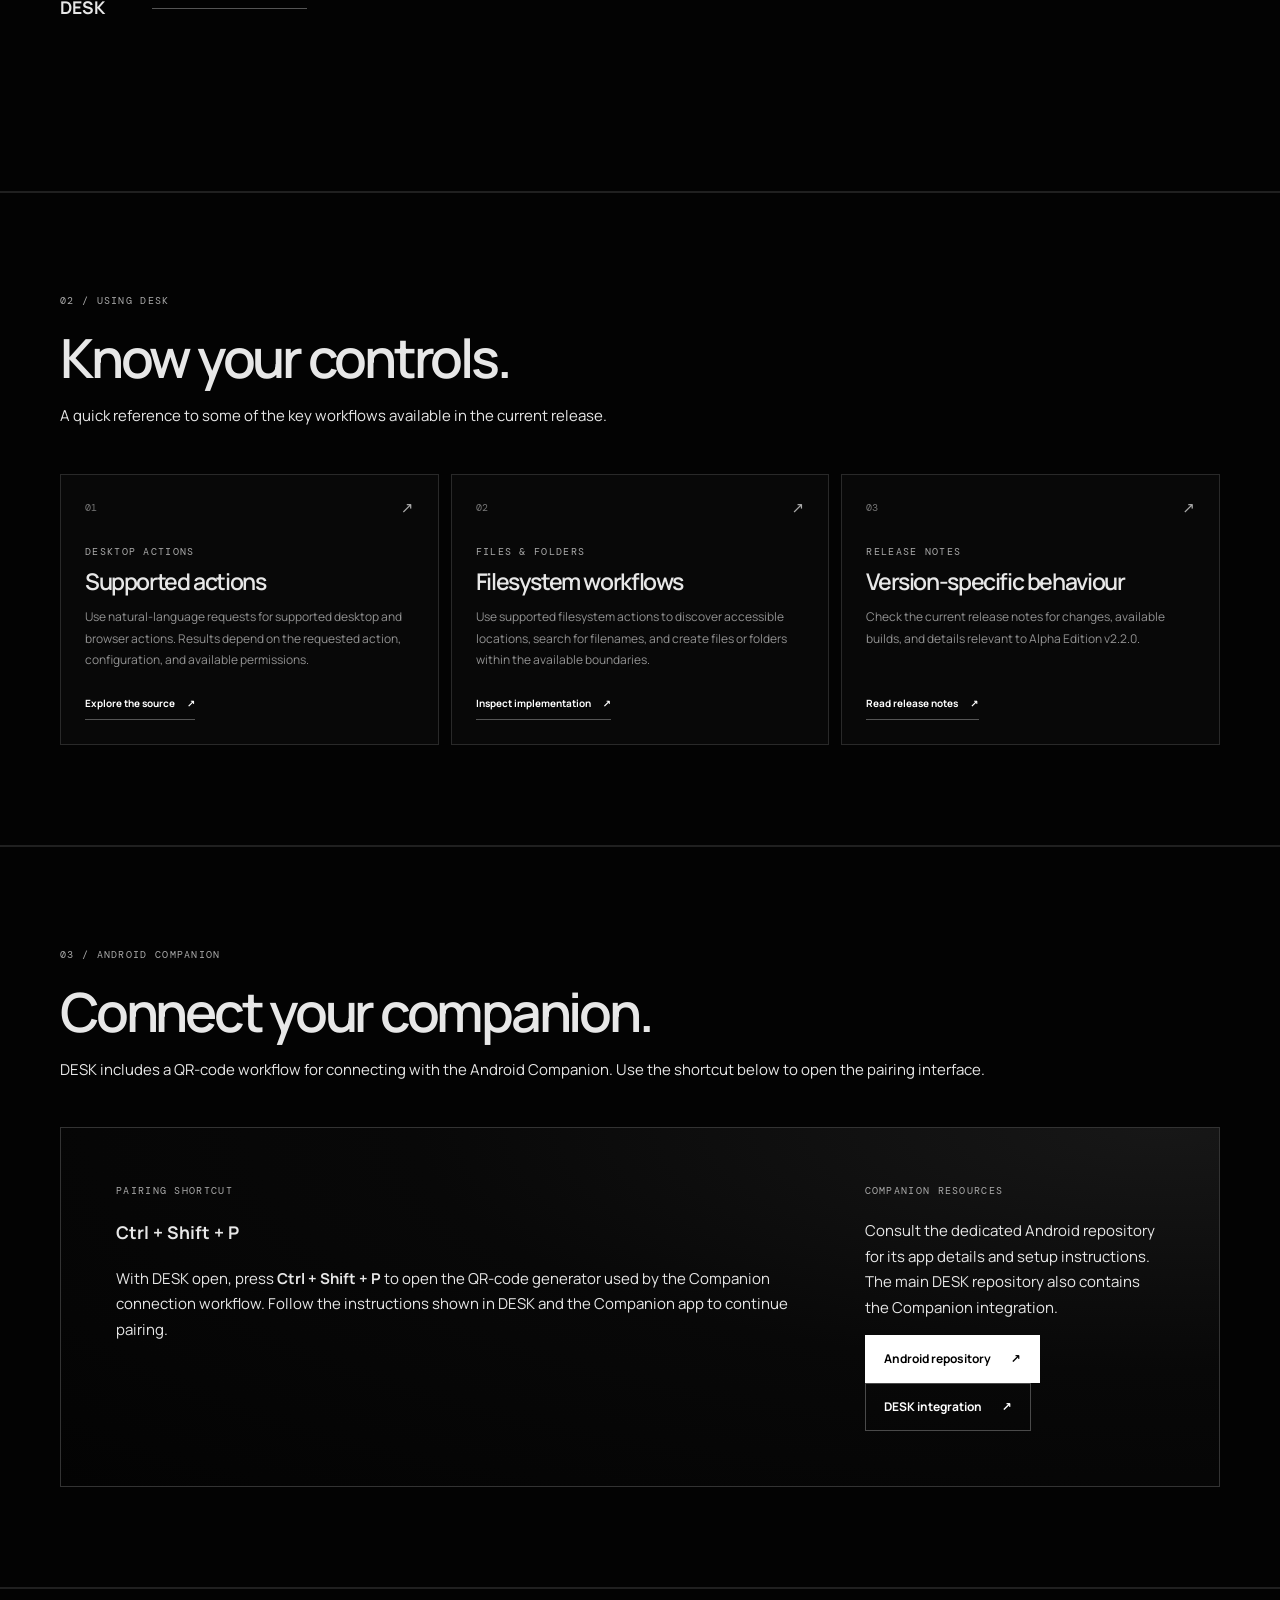
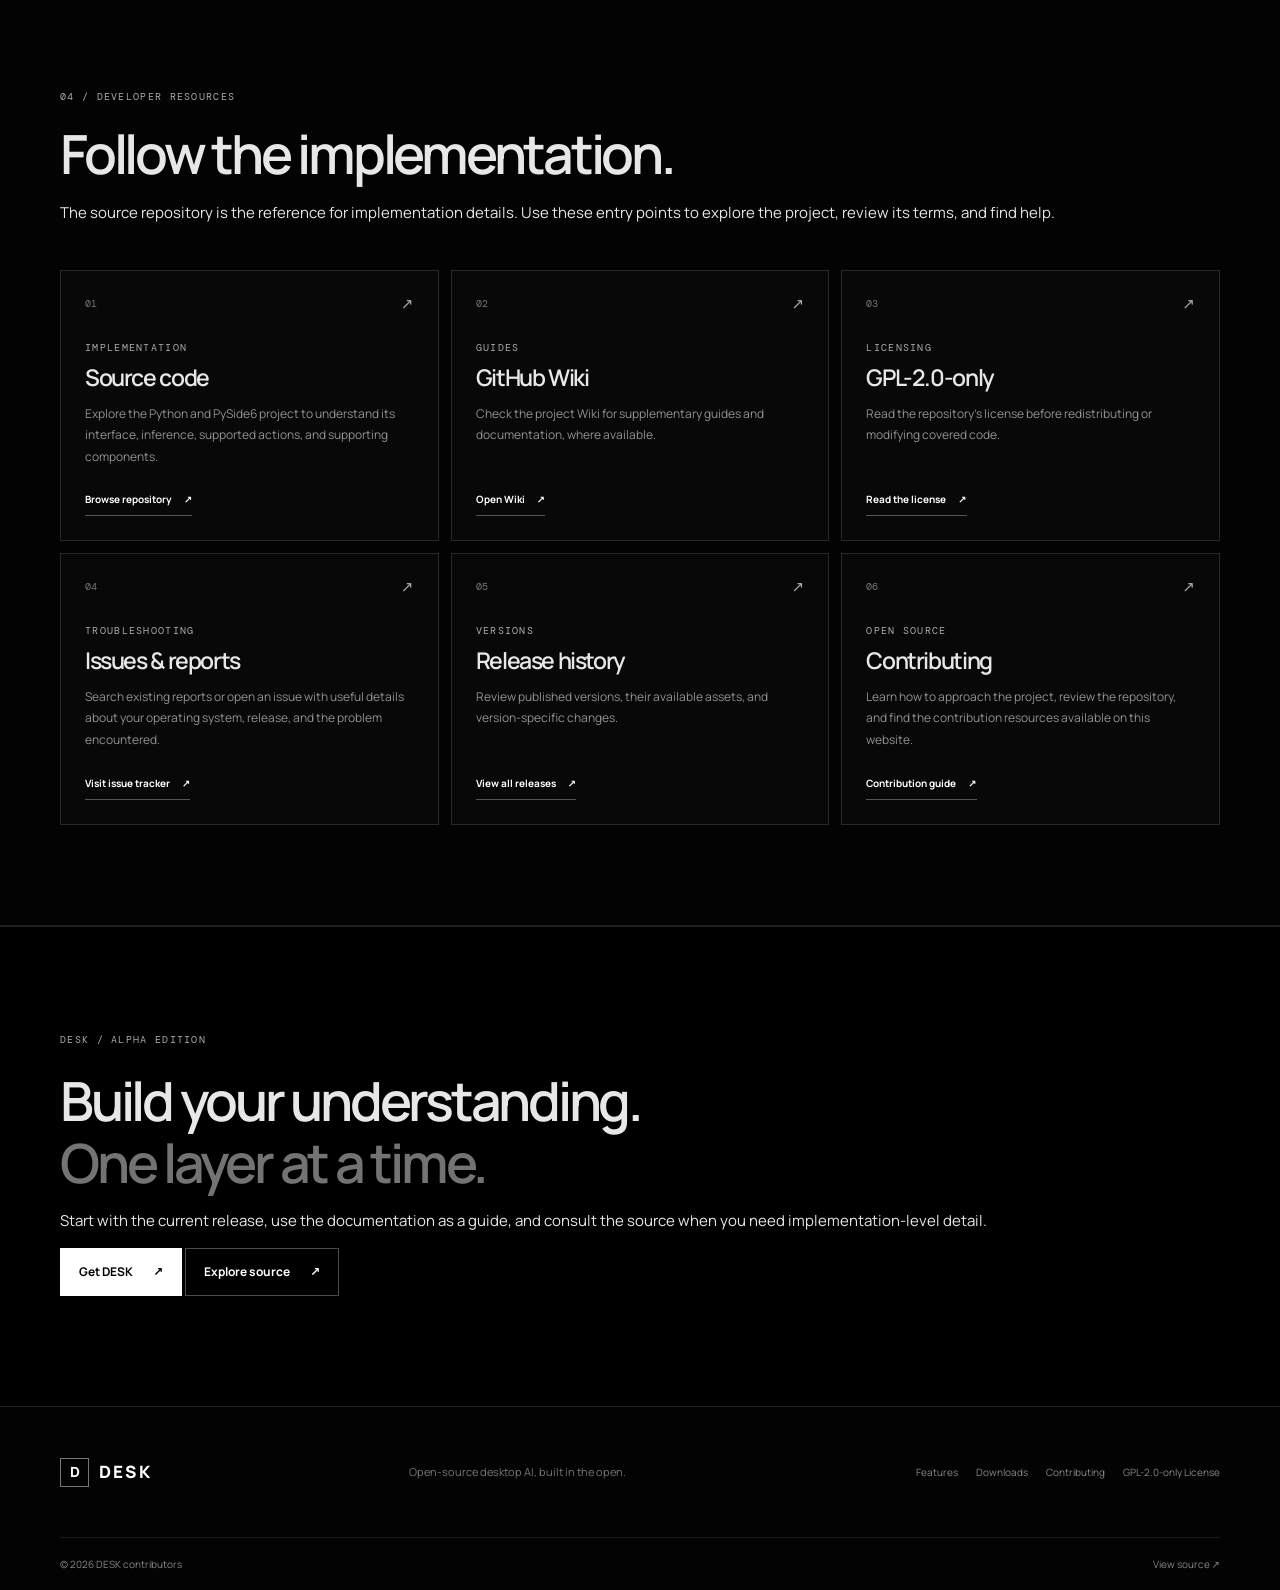
<file: documentation/index.html>
<!doctype html>
<html lang="en">
<head>
  <meta charset="utf-8">
  <meta name="viewport" content="width=device-width, initial-scale=1">
  <meta name="theme-color" content="#000000">
  <meta name="description" content="Get started with DESK Alpha Edition, learn its controls, connect the Android Companion, and explore the source code.">
  <title>Documentation — DESK Alpha Edition</title>
  <link rel="icon" href="../assets/icons/favicon.svg" type="image/svg+xml">
  <link rel="stylesheet" href="../assets/css/style.css">
  <script src="../assets/js/main.js" defer></script>
</head>
<body>
  <a class="skip-link" href="#main">Skip to content</a>

  <header class="site-header">
    <div class="container nav-wrap">
      <a class="brand" href="../" aria-label="DESK home">
        <span class="brand-mark">D</span><span>DESK</span>
      </a>

      <button class="menu-toggle" aria-expanded="false" aria-controls="site-nav">
        <span class="sr-only">Toggle navigation</span>
        <span></span><span></span>
      </button>

      <nav class="site-nav" id="site-nav" aria-label="Main navigation">
        <a href="../">Home</a>
        <a href="../features/">Features</a>
        <a href="../downloads/">Downloads</a>
        <a aria-current="page" href="./">Documentation</a>
        <a href="../contributing/">Contributing</a>
        <a href="../iconic-releases/">Iconic Releases</a>
        <a class="nav-source" href="https://github.com/Saksham-garg2008/DESK" target="_blank" rel="noreferrer">Source <span aria-hidden="true">↗</span></a>
      </nav>
    </div>
  </header>

  <main id="main">
    <section class="page-hero container">
      <p class="eyebrow">DESK / DOCUMENTATION / V2.2.0</p>
      <h1>Start using DESK.<br><span class="muted">Understand how it works.</span></h1>
      <p class="hero-copy">
        Everything begins with the release instructions. From there, learn the
        available controls, connect the Android Companion, and explore the
        implementation in the source repository.
      </p>
      <div class="hero-actions">
        <a class="button button-primary" href="https://github.com/Saksham-garg2008/DESK/releases/tag/v2.2.0" target="_blank" rel="noreferrer">Open Alpha Edition <span aria-hidden="true">↗</span></a>
        <a class="button button-secondary" href="https://github.com/Saksham-garg2008/DESK#readme" target="_blank" rel="noreferrer">Read the README <span aria-hidden="true">↗</span></a>
      </div>
    </section>

    <section class="section section-bordered">
      <div class="container">
        <div class="section-heading">
          <p class="eyebrow">01 / GETTING STARTED</p>
          <h2>From download to first launch.</h2>
          <p class="section-copy">
            Use the release page for the available builds and the repository
            README for the project's installation and setup instructions.
          </p>
        </div>

        <div class="detail-list">
          <div class="detail-row">
            <div class="detail-label">
              <span class="eyebrow">STEP 01</span>
              <h3>Choose a build</h3>
            </div>
            <div class="detail-content">
              <p>
                Download the Windows or Linux build listed for DESK Alpha
                Edition v2.2.0. Check the release notes for version-specific
                details before getting started.
              </p>
              <a class="text-link" href="https://github.com/Saksham-garg2008/DESK/releases/tag/v2.2.0" target="_blank" rel="noreferrer">View Alpha release <span>↗</span></a>
            </div>
          </div>

          <div class="detail-row">
            <div class="detail-label">
              <span class="eyebrow">STEP 02</span>
              <h3>Follow setup instructions</h3>
            </div>
            <div class="detail-content">
              <p>
                Refer to the README for installation guidance, dependencies,
                and other setup details. Follow the instructions relevant to
                your operating system and chosen build.
              </p>
              <a class="text-link" href="https://github.com/Saksham-garg2008/DESK#readme" target="_blank" rel="noreferrer">Open setup documentation <span>↗</span></a>
            </div>
          </div>

          <div class="detail-row">
            <div class="detail-label">
              <span class="eyebrow">STEP 03</span>
              <h3>Explore DESK</h3>
            </div>
            <div class="detail-content">
              <p>
                Start with the available interface and supported actions.
                DESK is an Alpha release, so behaviour and compatibility may
                vary. Consult the release notes if something does not work
                as expected.
              </p>
              <a class="text-link" href="https://github.com/Saksham-garg2008/DESK/releases" target="_blank" rel="noreferrer">Browse release history <span>↗</span></a>
            </div>
          </div>
        </div>
      </div>
    </section>

    <section class="section section-bordered">
      <div class="container">
        <div class="section-heading">
          <p class="eyebrow">02 / USING DESK</p>
          <h2>Know your controls.</h2>
          <p class="section-copy">
            A quick reference to some of the key workflows available in the
            current release.
          </p>
        </div>

        <div class="resource-grid">
          <a class="resource-card" href="https://github.com/Saksham-garg2008/DESK" target="_blank" rel="noreferrer">
            <span class="resource-number">01</span>
            <span class="resource-arrow">↗</span>
            <p class="eyebrow">DESKTOP ACTIONS</p>
            <h2>Supported actions</h2>
            <p>
              Use natural-language requests for supported desktop and browser
              actions. Results depend on the requested action, configuration,
              and available permissions.
            </p>
            <span class="text-link">Explore the source <span>↗</span></span>
          </a>

          <a class="resource-card" href="https://github.com/Saksham-garg2008/DESK/blob/main/core/filesystem.py" target="_blank" rel="noreferrer">
            <span class="resource-number">02</span>
            <span class="resource-arrow">↗</span>
            <p class="eyebrow">FILES & FOLDERS</p>
            <h2>Filesystem workflows</h2>
            <p>
              Use supported filesystem actions to discover accessible
              locations, search for filenames, and create files or folders
              within the available boundaries.
            </p>
            <span class="text-link">Inspect implementation <span>↗</span></span>
          </a>

          <a class="resource-card" href="https://github.com/Saksham-garg2008/DESK/releases/tag/v2.2.0" target="_blank" rel="noreferrer">
            <span class="resource-number">03</span>
            <span class="resource-arrow">↗</span>
            <p class="eyebrow">RELEASE NOTES</p>
            <h2>Version-specific behaviour</h2>
            <p>
              Check the current release notes for changes, available builds,
              and details relevant to Alpha Edition v2.2.0.
            </p>
            <span class="text-link">Read release notes <span>↗</span></span>
          </a>
        </div>
      </div>
    </section>

    <section class="section section-bordered" id="companion">
      <div class="container">
        <div class="section-heading">
          <p class="eyebrow">03 / ANDROID COMPANION</p>
          <h2>Connect your companion.</h2>
          <p class="section-copy">
            DESK includes a QR-code workflow for connecting with the Android
            Companion. Use the shortcut below to open the pairing interface.
          </p>
        </div>

        <div class="companion-panel">
          <div>
            <p class="eyebrow">PAIRING SHORTCUT</p>
            <h3>Ctrl + Shift + P</h3>
            <p>
              With DESK open, press <strong>Ctrl + Shift + P</strong> to open
              the QR-code generator used by the Companion connection workflow.
              Follow the instructions shown in DESK and the Companion app to
              continue pairing.
            </p>
          </div>

          <div>
            <p class="eyebrow">COMPANION RESOURCES</p>
            <p>
              Consult the dedicated Android repository for its app details
              and setup instructions. The main DESK repository also contains
              the Companion integration.
            </p>
            <div class="hero-actions">
              <a class="button button-primary" href="https://github.com/Saksham-garg2008/DESK-Companion" target="_blank" rel="noreferrer">Android repository <span aria-hidden="true">↗</span></a>
              <a class="button button-secondary" href="https://github.com/Saksham-garg2008/DESK/tree/main/Companion" target="_blank" rel="noreferrer">DESK integration <span aria-hidden="true">↗</span></a>
            </div>
          </div>
        </div>
      </div>
    </section>

    <section class="section section-bordered">
      <div class="container">
        <div class="section-heading">
          <p class="eyebrow">04 / DEVELOPER RESOURCES</p>
          <h2>Follow the implementation.</h2>
          <p class="section-copy">
            The source repository is the reference for implementation details.
            Use these entry points to explore the project, review its terms,
            and find help.
          </p>
        </div>

        <div class="resource-grid">
          <a class="resource-card" id="architecture" href="https://github.com/Saksham-garg2008/DESK" target="_blank" rel="noreferrer">
            <span class="resource-number">01</span>
            <span class="resource-arrow">↗</span>
            <p class="eyebrow">IMPLEMENTATION</p>
            <h2>Source code</h2>
            <p>
              Explore the Python and PySide6 project to understand its
              interface, inference, supported actions, and supporting
              components.
            </p>
            <span class="text-link">Browse repository <span>↗</span></span>
          </a>

          <a class="resource-card" href="https://github.com/Saksham-garg2008/DESK/wiki" target="_blank" rel="noreferrer">
            <span class="resource-number">02</span>
            <span class="resource-arrow">↗</span>
            <p class="eyebrow">GUIDES</p>
            <h2>GitHub Wiki</h2>
            <p>
              Check the project Wiki for supplementary guides and
              documentation, where available.
            </p>
            <span class="text-link">Open Wiki <span>↗</span></span>
          </a>

          <a class="resource-card" href="https://github.com/Saksham-garg2008/DESK/blob/main/LICENSE" target="_blank" rel="noreferrer">
            <span class="resource-number">03</span>
            <span class="resource-arrow">↗</span>
            <p class="eyebrow">LICENSING</p>
            <h2>GPL-2.0-only</h2>
            <p>
              Read the repository's license before redistributing or
              modifying covered code.
            </p>
            <span class="text-link">Read the license <span>↗</span></span>
          </a>

          <a class="resource-card" href="https://github.com/Saksham-garg2008/DESK/issues" target="_blank" rel="noreferrer">
            <span class="resource-number">04</span>
            <span class="resource-arrow">↗</span>
            <p class="eyebrow">TROUBLESHOOTING</p>
            <h2>Issues & reports</h2>
            <p>
              Search existing reports or open an issue with useful details
              about your operating system, release, and the problem
              encountered.
            </p>
            <span class="text-link">Visit issue tracker <span>↗</span></span>
          </a>

          <a class="resource-card" href="https://github.com/Saksham-garg2008/DESK/releases" target="_blank" rel="noreferrer">
            <span class="resource-number">05</span>
            <span class="resource-arrow">↗</span>
            <p class="eyebrow">VERSIONS</p>
            <h2>Release history</h2>
            <p>
              Review published versions, their available assets, and
              version-specific changes.
            </p>
            <span class="text-link">View all releases <span>↗</span></span>
          </a>

          <a class="resource-card" href="../contributing/">
            <span class="resource-number">06</span>
            <span class="resource-arrow">↗</span>
            <p class="eyebrow">OPEN SOURCE</p>
            <h2>Contributing</h2>
            <p>
              Learn how to approach the project, review the repository, and
              find the contribution resources available on this website.
            </p>
            <span class="text-link">Contribution guide <span>↗</span></span>
          </a>
        </div>
      </div>
    </section>

    <section class="section final-cta">
      <div class="container">
        <p class="eyebrow">DESK / ALPHA EDITION</p>
        <h2>Build your understanding.<br><span class="muted">One layer at a time.</span></h2>
        <p>
          Start with the current release, use the documentation as a guide,
          and consult the source when you need implementation-level detail.
        </p>
        <div class="hero-actions">
          <a class="button button-primary" href="https://github.com/Saksham-garg2008/DESK/releases/tag/v2.2.0" target="_blank" rel="noreferrer">Get DESK <span aria-hidden="true">↗</span></a>
          <a class="button button-secondary" href="https://github.com/Saksham-garg2008/DESK" target="_blank" rel="noreferrer">Explore source <span aria-hidden="true">↗</span></a>
        </div>
      </div>
    </section>
  </main>

  <footer class="site-footer">
    <div class="container footer-main">
      <a class="brand" href="../"><span class="brand-mark">D</span><span>DESK</span></a>
      <p>Open-source desktop AI, built in the open.</p>
      <div class="footer-links">
        <a href="../features/">Features</a>
        <a href="../downloads/">Downloads</a>
        <a href="../contributing/">Contributing</a>
        <a href="https://github.com/Saksham-garg2008/DESK/blob/main/LICENSE" target="_blank" rel="noreferrer">GPL-2.0-only License</a>
      </div>
    </div>

    <div class="container footer-bottom">
      <span>© <span data-year>2026</span> DESK contributors</span>
      <a href="https://github.com/Saksham-garg2008/DESK" target="_blank" rel="noreferrer">View source ↗</a>
    </div>
  </footer>
</body>
</html>
</file>
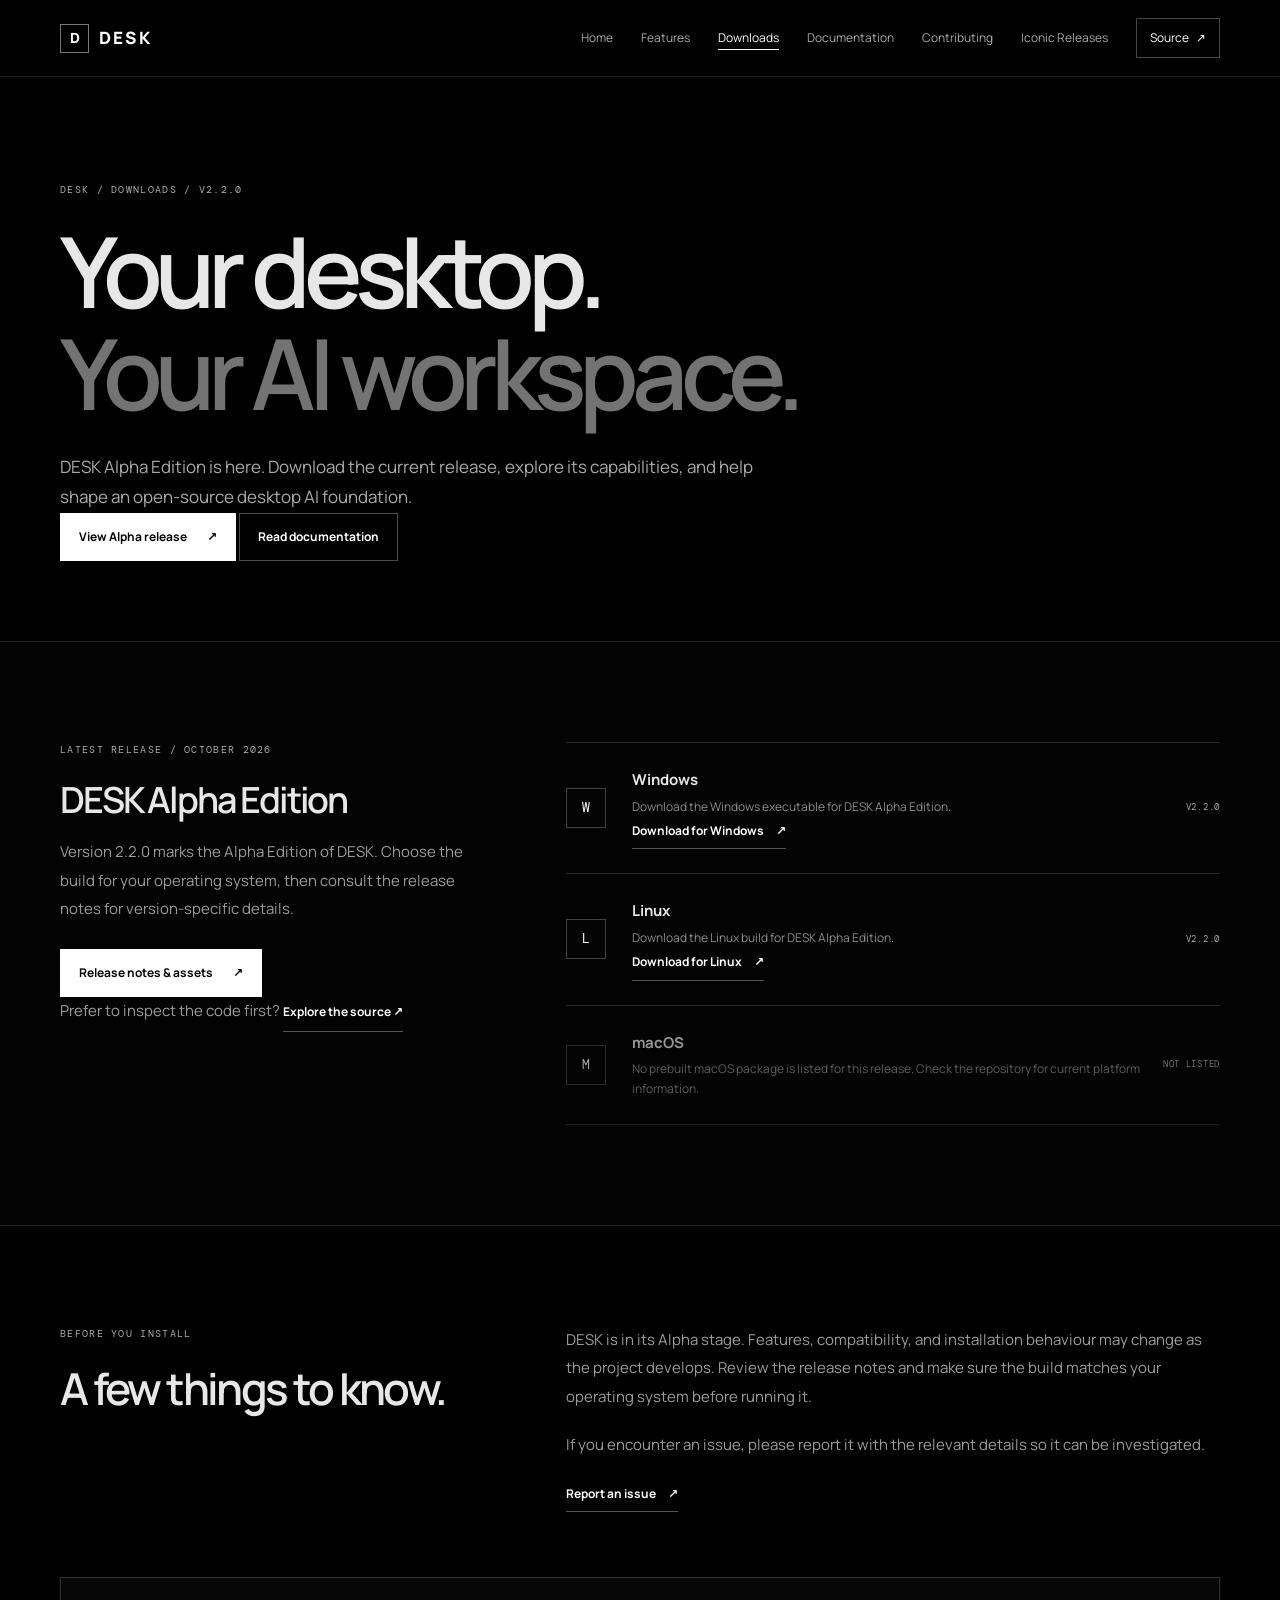
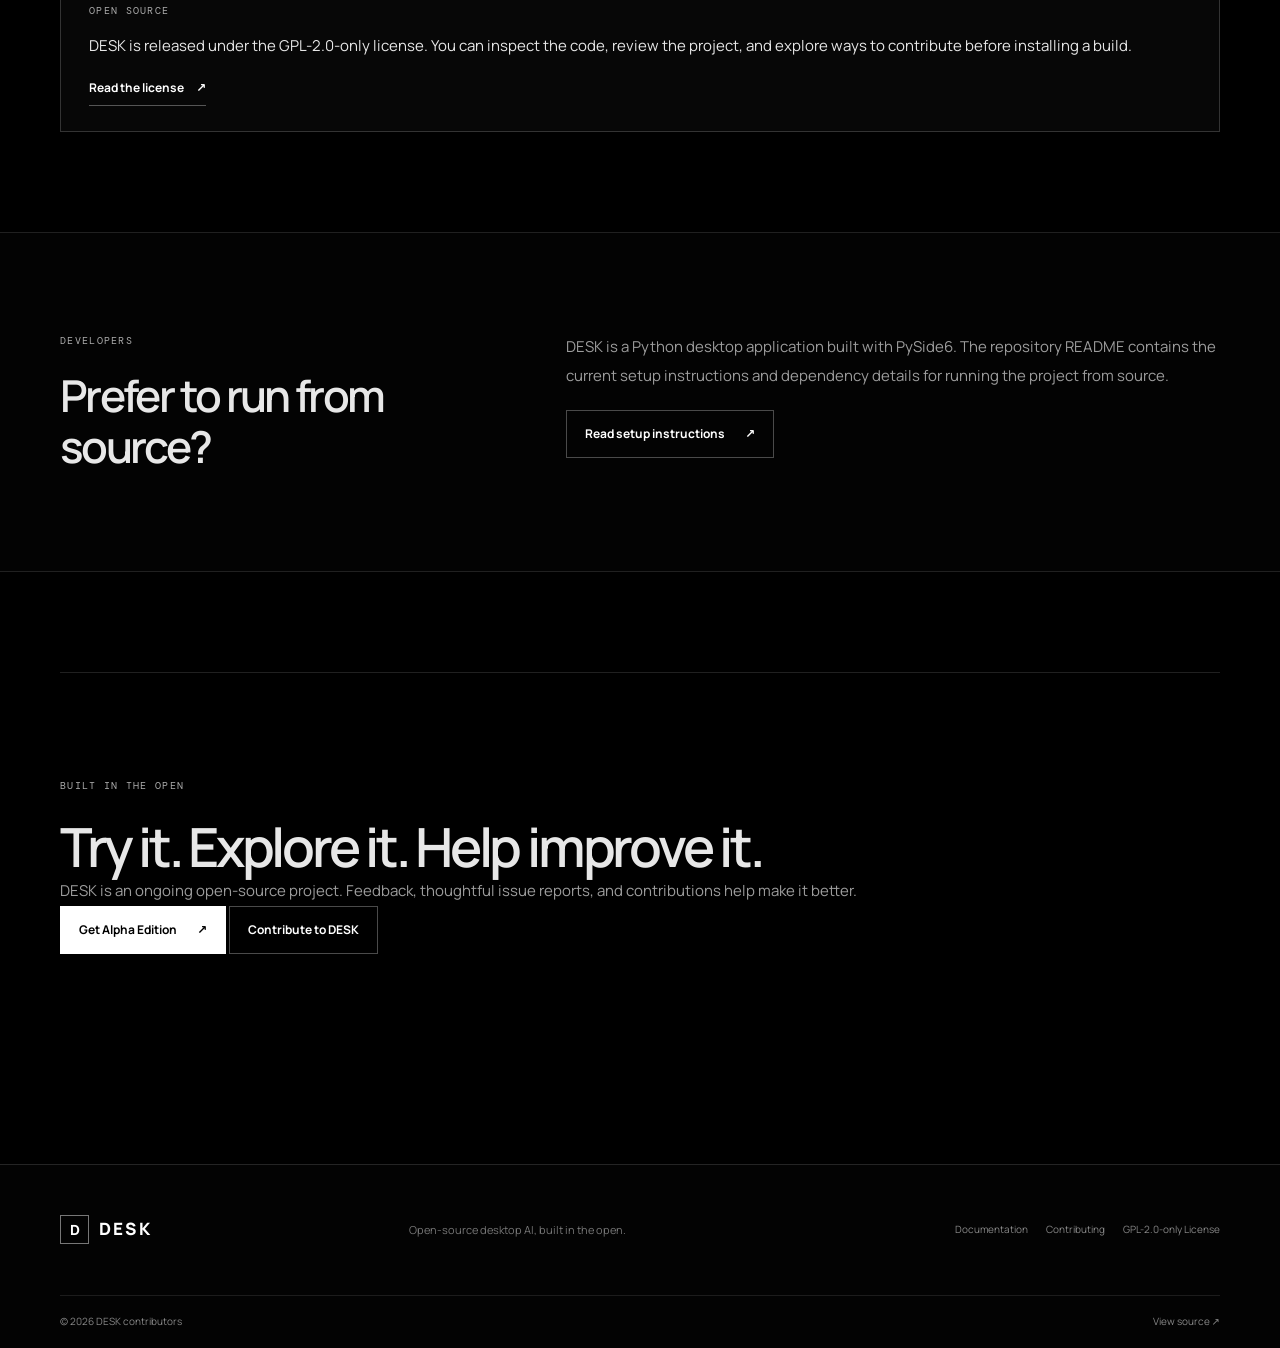
<file: downloads/index.html>
<!doctype html>
<html lang="en">
<head>
  <meta charset="utf-8">
  <meta name="viewport" content="width=device-width, initial-scale=1">
  <meta name="theme-color" content="#000000">
  <meta name="description" content="Download DESK Alpha Edition v2.2.0 for Windows or Linux. Explore the release notes and official source code.">

  <title>Downloads — DESK Alpha Edition</title>

  <link rel="icon" href="../assets/icons/favicon.svg" type="image/svg+xml">
  <link rel="stylesheet" href="../assets/css/style.css">
  <script src="../assets/js/main.js" defer></script>
</head>

<body>
  <a class="skip-link" href="#main">Skip to content</a>

  <header class="site-header">
    <div class="container nav-wrap">
      <a class="brand" href="../" aria-label="DESK home">
        <span class="brand-mark">D</span>
        <span>DESK</span>
      </a>

      <button class="menu-toggle" aria-expanded="false" aria-controls="site-nav">
        <span class="sr-only">Toggle navigation</span>
        <span></span>
        <span></span>
      </button>

      <nav class="site-nav" id="site-nav" aria-label="Main navigation">
        <a href="../">Home</a>
        <a href="../features/">Features</a>
        <a aria-current="page" href="./">Downloads</a>
        <a href="../documentation/">Documentation</a>
        <a href="../contributing/">Contributing</a>
        <a href="../iconic-releases/">Iconic Releases</a>
        <a class="nav-source" href="https://github.com/Saksham-garg2008/DESK" target="_blank" rel="noreferrer">Source <span>↗</span></a>
      </nav>
    </div>
  </header>

  <main id="main">

    <section class="page-hero container">
      <p class="eyebrow">DESK / DOWNLOADS / V2.2.0</p>

      <h1>
        Your desktop.<br>
        <span class="muted">Your AI workspace.</span>
      </h1>

      <p class="hero-copy">
        DESK Alpha Edition is here. Download the current release,
        explore its capabilities, and help shape an open-source
        desktop AI foundation.
      </p>

      <div class="hero-actions">
        <a class="button button-primary"
           href="https://github.com/Saksham-garg2008/DESK/releases/tag/v2.2.0">
          View Alpha release <span>↗</span>
        </a>

        <a class="button button-secondary" href="../documentation/">
          Read documentation
        </a>
      </div>
    </section>

    <section class="section section-bordered">
      <div class="container download-layout">

        <div class="download-primary">
          <p class="eyebrow">LATEST RELEASE / OCTOBER 2026</p>

          <h2>DESK Alpha Edition</h2>

          <p class="body-copy">
            Version 2.2.0 marks the Alpha Edition of DESK.
            Choose the build for your operating system, then consult
            the release notes for version-specific details.
          </p>

          <a class="button button-primary"
             href="https://github.com/Saksham-garg2008/DESK/releases/tag/v2.2.0">
            Release notes &amp; assets <span>↗</span>
          </a>

          <p class="body-copy">
            Prefer to inspect the code first?
            <a class="text-link"
               href="https://github.com/Saksham-garg2008/DESK"
               target="_blank"
               rel="noreferrer">Explore the source ↗</a>
          </p>
        </div>

        <div class="platform-list">

          <div class="platform-item">
            <span class="platform-symbol">W</span>

            <div>
              <h3>Windows</h3>
              <p>
                Download the Windows executable for DESK Alpha Edition.
              </p>

              <a class="text-link"
                 href="https://github.com/Saksham-garg2008/DESK/releases/download/v2.2.0/DESK-Windows.exe">
                Download for Windows <span>↗</span>
              </a>
            </div>

            <span class="platform-status">V2.2.0</span>
          </div>

          <div class="platform-item">
            <span class="platform-symbol">L</span>

            <div>
              <h3>Linux</h3>
              <p>
                Download the Linux build for DESK Alpha Edition.
              </p>

              <a class="text-link"
                 href="https://github.com/Saksham-garg2008/DESK/releases/download/v2.2.0/DESK-Linux">
                Download for Linux <span>↗</span>
              </a>
            </div>

            <span class="platform-status">V2.2.0</span>
          </div>

          <div class="platform-item platform-muted">
            <span class="platform-symbol">M</span>

            <div>
              <h3>macOS</h3>
              <p>
                No prebuilt macOS package is listed for this release.
                Check the repository for current platform information.
              </p>
            </div>

            <span class="platform-status">NOT LISTED</span>
          </div>

        </div>
      </div>
    </section>

    <section class="section container">
      <div class="two-col">
        <div>
          <p class="eyebrow">BEFORE YOU INSTALL</p>
          <h2>A few things to know.</h2>
        </div>

        <div>
          <p class="body-copy">
            DESK is in its Alpha stage. Features, compatibility,
            and installation behaviour may change as the project develops.
            Review the release notes and make sure the build matches
            your operating system before running it.
          </p>

          <p class="body-copy">
            If you encounter an issue, please report it with the relevant
            details so it can be investigated.
          </p>

          <a class="text-link"
             href="https://github.com/Saksham-garg2008/DESK/issues"
             target="_blank"
             rel="noreferrer">
            Report an issue <span>↗</span>
          </a>
        </div>
      </div>

      <div class="note-panel compact-note">
        <p class="eyebrow">OPEN SOURCE</p>

        <p>
          DESK is released under the GPL-2.0-only license.
          You can inspect the code, review the project, and explore
          ways to contribute before installing a build.
        </p>

        <a class="text-link"
           href="https://github.com/Saksham-garg2008/DESK/blob/main/LICENSE"
           target="_blank"
           rel="noreferrer">
          Read the license <span>↗</span>
        </a>
      </div>
    </section>

    <section class="section section-bordered">
      <div class="container">
        <div class="two-col">
          <div>
            <p class="eyebrow">DEVELOPERS</p>
            <h2>Prefer to run from source?</h2>
          </div>

          <div>
            <p class="body-copy">
              DESK is a Python desktop application built with PySide6.
              The repository README contains the current setup instructions
              and dependency details for running the project from source.
            </p>

            <a class="button button-secondary"
               href="https://github.com/Saksham-garg2008/DESK#readme"
               target="_blank"
               rel="noreferrer">
              Read setup instructions <span>↗</span>
            </a>
          </div>
        </div>
      </div>
    </section>

    <section class="section container">
      <div class="final-cta">
        <p class="eyebrow">BUILT IN THE OPEN</p>

        <h2>Try it. Explore it. Help improve it.</h2>

        <p class="body-copy">
          DESK is an ongoing open-source project. Feedback, thoughtful
          issue reports, and contributions help make it better.
        </p>

        <div class="hero-actions">
          <a class="button button-primary"
             href="https://github.com/Saksham-garg2008/DESK/releases/tag/v2.2.0">
            Get Alpha Edition <span>↗</span>
          </a>

          <a class="button button-secondary"
             href="../contributing/">
            Contribute to DESK
          </a>
        </div>
      </div>
    </section>

  </main>

  <footer class="site-footer">
    <div class="container footer-main">
      <a class="brand" href="../">
        <span class="brand-mark">D</span>
        <span>DESK</span>
      </a>

      <p>Open-source desktop AI, built in the open.</p>

      <div class="footer-links">
        <a href="../documentation/">Documentation</a>
        <a href="../contributing/">Contributing</a>
        <a href="https://github.com/Saksham-garg2008/DESK/blob/main/LICENSE"
           target="_blank"
           rel="noreferrer">GPL-2.0-only License</a>
      </div>
    </div>

    <div class="container footer-bottom">
      <span>© <span data-year>2026</span> DESK contributors</span>

      <a href="https://github.com/Saksham-garg2008/DESK"
         target="_blank"
         rel="noreferrer">View source ↗</a>
    </div>
  </footer>
</body>
</html>
</file>
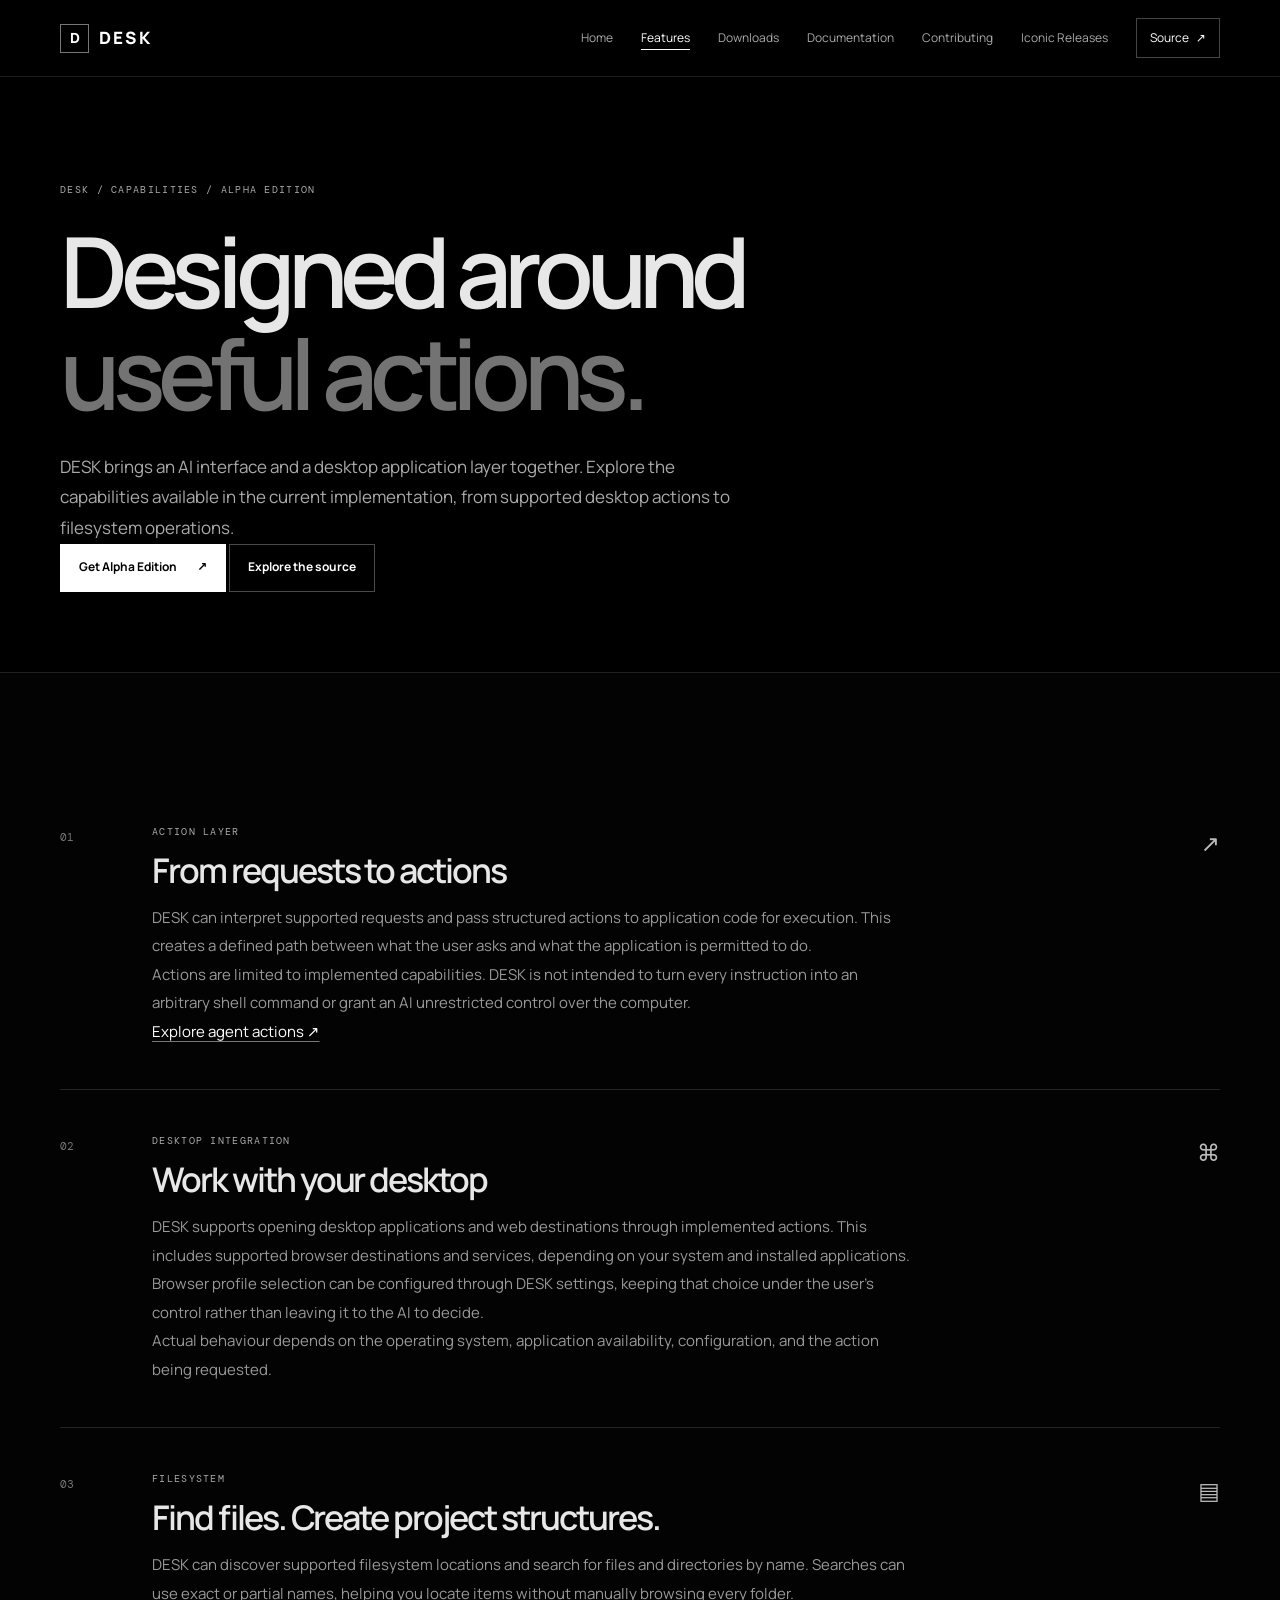
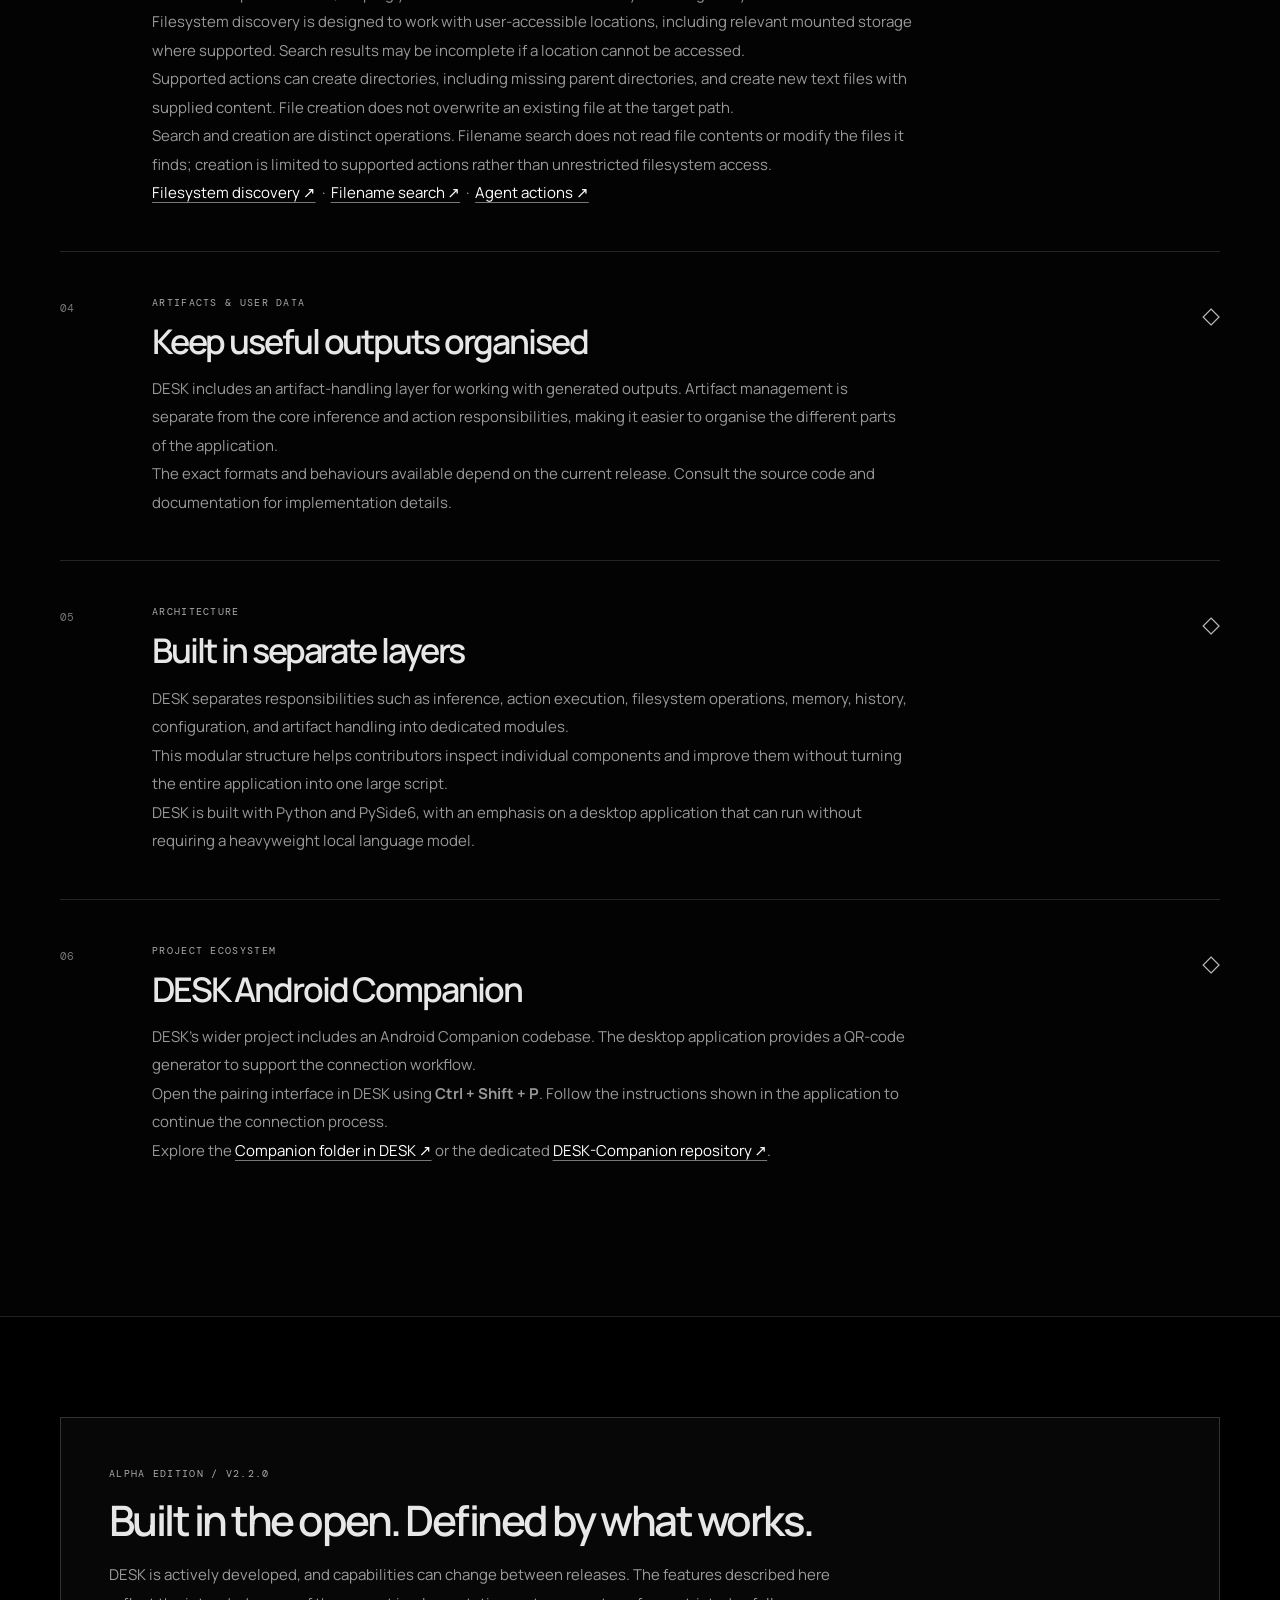
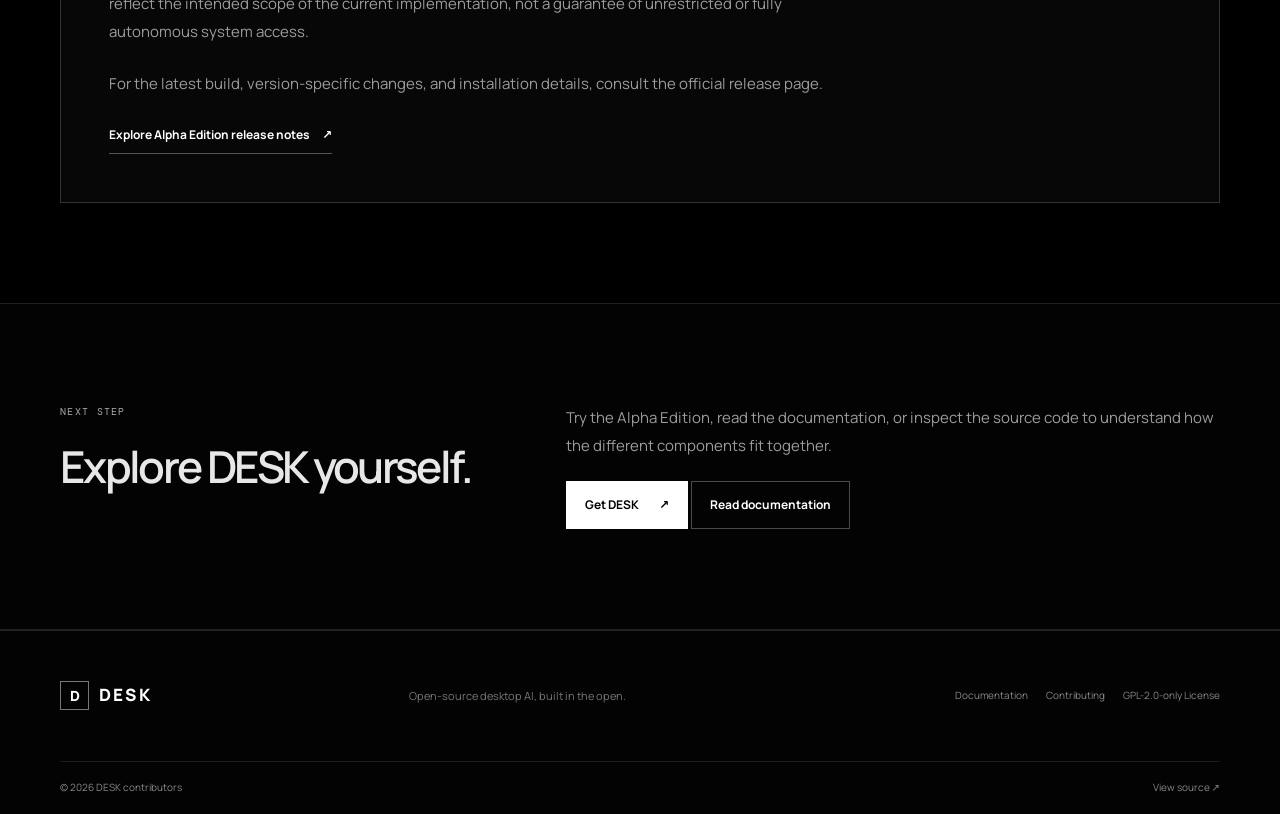
<file: features/index.html>
<!doctype html>
<html lang="en">
<head>
  <meta charset="utf-8">
  <meta name="viewport" content="width=device-width, initial-scale=1">
  <meta name="theme-color" content="#000000">
  <meta name="description" content="Explore DESK Alpha Edition v2.2.0: structured AI actions, desktop integration, filesystem operations, and the Android Companion.">

  <title>Features — DESK Alpha Edition</title>

  <link rel="icon" href="../assets/icons/favicon.svg" type="image/svg+xml">
  <link rel="stylesheet" href="../assets/css/style.css">
  <script src="../assets/js/main.js" defer></script>
</head>

<body>
  <a class="skip-link" href="#main">Skip to content</a>

  <header class="site-header">
    <div class="container nav-wrap">
      <a class="brand" href="../" aria-label="DESK home">
        <span class="brand-mark">D</span>
        <span>DESK</span>
      </a>

      <button class="menu-toggle" aria-expanded="false" aria-controls="site-nav">
        <span class="sr-only">Toggle navigation</span>
        <span></span>
        <span></span>
      </button>

      <nav class="site-nav" id="site-nav" aria-label="Main navigation">
        <a href="../">Home</a>
        <a aria-current="page" href="./">Features</a>
        <a href="../downloads/">Downloads</a>
        <a href="../documentation/">Documentation</a>
        <a href="../contributing/">Contributing</a>
        <a href="../iconic-releases/">Iconic Releases</a>
        <a class="nav-source" href="https://github.com/Saksham-garg2008/DESK" target="_blank" rel="noreferrer">
          Source <span aria-hidden="true">↗</span>
        </a>
      </nav>
    </div>
  </header>

  <main id="main">

    <section class="page-hero container">
      <p class="eyebrow">DESK / CAPABILITIES / ALPHA EDITION</p>

      <h1>
        Designed around<br>
        <span class="muted">useful actions.</span>
      </h1>

      <p class="hero-copy">
        DESK brings an AI interface and a desktop application layer together.
        Explore the capabilities available in the current implementation,
        from supported desktop actions to filesystem operations.
      </p>

      <div class="hero-actions">
        <a class="button button-primary"
           href="../downloads/">
          Get Alpha Edition <span>↗</span>
        </a>

        <a class="button button-secondary"
           href="https://github.com/Saksham-garg2008/DESK"
           target="_blank"
           rel="noreferrer">
          Explore the source
        </a>
      </div>
    </section>

    <section class="section section-bordered">
      <div class="container detail-list">

        <article class="detail-row" id="actions">
          <span class="detail-number">01</span>

          <div>
            <p class="eyebrow">ACTION LAYER</p>
            <h2>From requests to actions</h2>

            <p>
              DESK can interpret supported requests and pass structured
              actions to application code for execution. This creates a
              defined path between what the user asks and what the
              application is permitted to do.
            </p>

            <p>
              Actions are limited to implemented capabilities. DESK is not
              intended to turn every instruction into an arbitrary shell
              command or grant an AI unrestricted control over the computer.
            </p>

            <p>
              <a class="inline-link"
                 href="https://github.com/Saksham-garg2008/DESK/blob/main/core/agent_actions.py"
                 target="_blank"
                 rel="noreferrer">Explore agent actions ↗</a>
            </p>
          </div>

          <span class="detail-symbol">↗</span>
        </article>

        <article class="detail-row" id="desktop">
          <span class="detail-number">02</span>

          <div>
            <p class="eyebrow">DESKTOP INTEGRATION</p>
            <h2>Work with your desktop</h2>

            <p>
              DESK supports opening desktop applications and web destinations
              through implemented actions. This includes supported browser
              destinations and services, depending on your system and
              installed applications.
            </p>

            <p>
              Browser profile selection can be configured through DESK
              settings, keeping that choice under the user's control rather
              than leaving it to the AI to decide.
            </p>

            <p>
              Actual behaviour depends on the operating system, application
              availability, configuration, and the action being requested.
            </p>
          </div>

          <span class="detail-symbol">⌘</span>
        </article>

        <article class="detail-row" id="filesystem">
          <span class="detail-number">03</span>

          <div>
            <p class="eyebrow">FILESYSTEM</p>
            <h2>Find files. Create project structures.</h2>

            <p>
              DESK can discover supported filesystem locations and search
              for files and directories by name. Searches can use exact or
              partial names, helping you locate items without manually
              browsing every folder.
            </p>

            <p>
              Filesystem discovery is designed to work with user-accessible
              locations, including relevant mounted storage where supported.
              Search results may be incomplete if a location cannot be
              accessed.
            </p>

            <p>
              Supported actions can create directories, including missing
              parent directories, and create new text files with supplied
              content. File creation does not overwrite an existing file
              at the target path.
            </p>

            <p>
              Search and creation are distinct operations. Filename search
              does not read file contents or modify the files it finds;
              creation is limited to supported actions rather than
              unrestricted filesystem access.
            </p>

            <p>
              <a class="inline-link"
                 href="https://github.com/Saksham-garg2008/DESK/blob/main/core/filesystem.py"
                 target="_blank"
                 rel="noreferrer">Filesystem discovery ↗</a>
              &nbsp;·&nbsp;
              <a class="inline-link"
                 href="https://github.com/Saksham-garg2008/DESK/blob/main/core/filesystem_search.py"
                 target="_blank"
                 rel="noreferrer">Filename search ↗</a>
              &nbsp;·&nbsp;
              <a class="inline-link"
                 href="https://github.com/Saksham-garg2008/DESK/blob/main/core/agent_actions.py"
                 target="_blank"
                 rel="noreferrer">Agent actions ↗</a>
            </p>
          </div>

          <span class="detail-symbol">▤</span>
        </article>

        <article class="detail-row" id="artifacts">
          <span class="detail-number">04</span>

          <div>
            <p class="eyebrow">ARTIFACTS &amp; USER DATA</p>
            <h2>Keep useful outputs organised</h2>

            <p>
              DESK includes an artifact-handling layer for working with
              generated outputs. Artifact management is separate from the
              core inference and action responsibilities, making it easier
              to organise the different parts of the application.
            </p>

            <p>
              The exact formats and behaviours available depend on the
              current release. Consult the source code and documentation
              for implementation details.
            </p>
          </div>

          <span class="detail-symbol">◇</span>
        </article>

        <article class="detail-row" id="modular">
          <span class="detail-number">05</span>

          <div>
            <p class="eyebrow">ARCHITECTURE</p>
            <h2>Built in separate layers</h2>

            <p>
              DESK separates responsibilities such as inference, action
              execution, filesystem operations, memory, history,
              configuration, and artifact handling into dedicated modules.
            </p>

            <p>
              This modular structure helps contributors inspect individual
              components and improve them without turning the entire
              application into one large script.
            </p>

            <p>
              DESK is built with Python and PySide6, with an emphasis on
              a desktop application that can run without requiring a
              heavyweight local language model.
            </p>
          </div>

          <span class="detail-symbol">◇</span>
        </article>

        <article class="detail-row" id="companion">
          <span class="detail-number">06</span>

          <div>
            <p class="eyebrow">PROJECT ECOSYSTEM</p>
            <h2>DESK Android Companion</h2>

            <p>
              DESK's wider project includes an Android Companion codebase.
              The desktop application provides a QR-code generator to
              support the connection workflow.
            </p>

            <p>
              Open the pairing interface in DESK using
              <strong>Ctrl + Shift + P</strong>.
              Follow the instructions shown in the application to continue
              the connection process.
            </p>

            <p>
              Explore the
              <a class="inline-link"
                 href="https://github.com/Saksham-garg2008/DESK/tree/main/Companion"
                 target="_blank"
                 rel="noreferrer">Companion folder in DESK ↗</a>
              or the dedicated
              <a class="inline-link"
                 href="https://github.com/Saksham-garg2008/DESK-Companion"
                 target="_blank"
                 rel="noreferrer">DESK-Companion repository ↗</a>.
            </p>
          </div>

          <span class="detail-symbol">◇</span>
        </article>

      </div>
    </section>

    <section class="section container">
      <div class="note-panel">
        <p class="eyebrow">ALPHA EDITION / V2.2.0</p>

        <h2>Built in the open. Defined by what works.</h2>

        <p class="body-copy">
          DESK is actively developed, and capabilities can change between
          releases. The features described here reflect the intended scope
          of the current implementation, not a guarantee of unrestricted
          or fully autonomous system access.
        </p>

        <p class="body-copy">
          For the latest build, version-specific changes, and installation
          details, consult the official release page.
        </p>

        <a class="text-link"
           href="https://github.com/Saksham-garg2008/DESK/releases/tag/v2.2.0"
           target="_blank"
           rel="noreferrer">
          Explore Alpha Edition release notes <span>↗</span>
        </a>
      </div>
    </section>

    <section class="section section-bordered">
      <div class="container">
        <div class="two-col">
          <div>
            <p class="eyebrow">NEXT STEP</p>
            <h2>Explore DESK yourself.</h2>
          </div>

          <div>
            <p class="body-copy">
              Try the Alpha Edition, read the documentation, or inspect
              the source code to understand how the different components
              fit together.
            </p>

            <div class="hero-actions">
              <a class="button button-primary" href="../downloads/">
                Get DESK <span>↗</span>
              </a>

              <a class="button button-secondary" href="../documentation/">
                Read documentation
              </a>
            </div>
          </div>
        </div>
      </div>
    </section>

  </main>

  <footer class="site-footer">
    <div class="container footer-main">
      <a class="brand" href="../">
        <span class="brand-mark">D</span>
        <span>DESK</span>
      </a>

      <p>Open-source desktop AI, built in the open.</p>

      <div class="footer-links">
        <a href="../documentation/">Documentation</a>
        <a href="../contributing/">Contributing</a>
        <a href="https://github.com/Saksham-garg2008/DESK/blob/main/LICENSE"
           target="_blank"
           rel="noreferrer">GPL-2.0-only License</a>
      </div>
    </div>

    <div class="container footer-bottom">
      <span>© <span data-year>2026</span> DESK contributors</span>

      <a href="https://github.com/Saksham-garg2008/DESK"
         target="_blank"
         rel="noreferrer">View source ↗</a>
    </div>
  </footer>
</body>
</html>
</file>
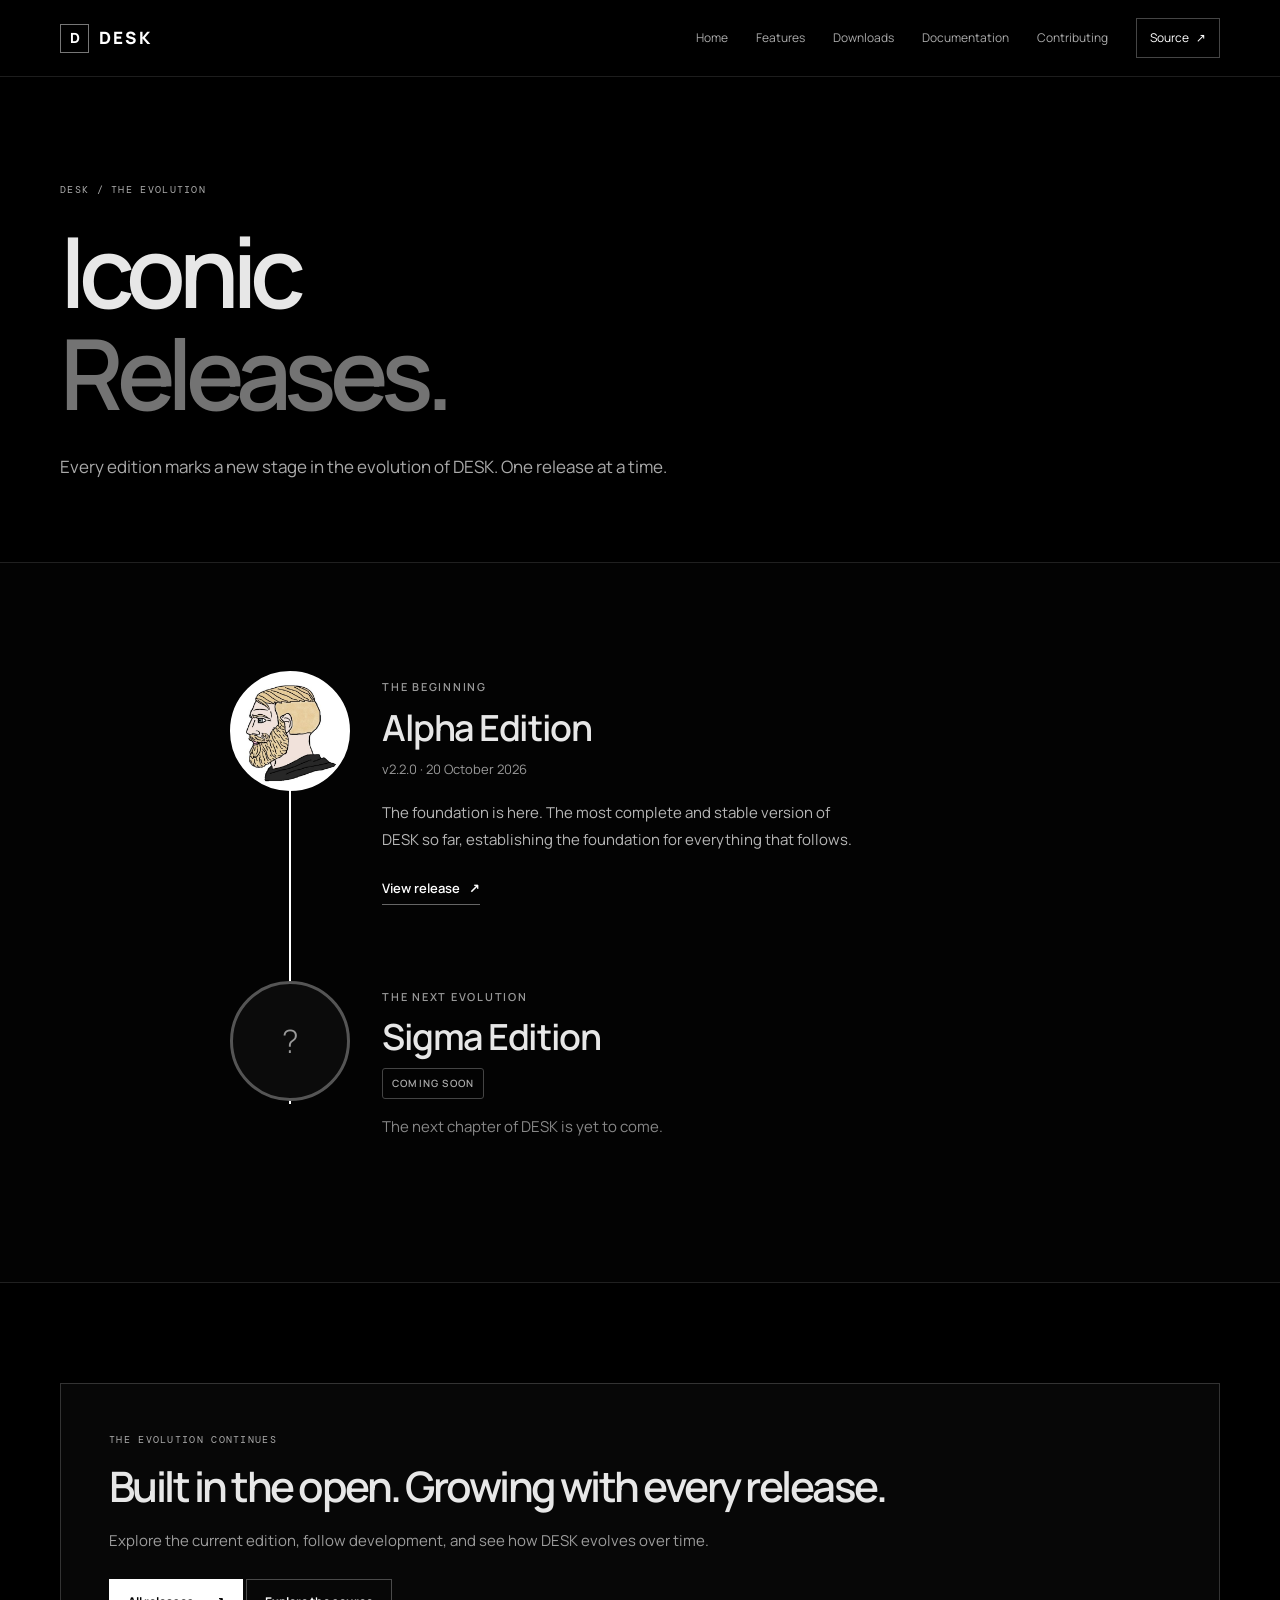
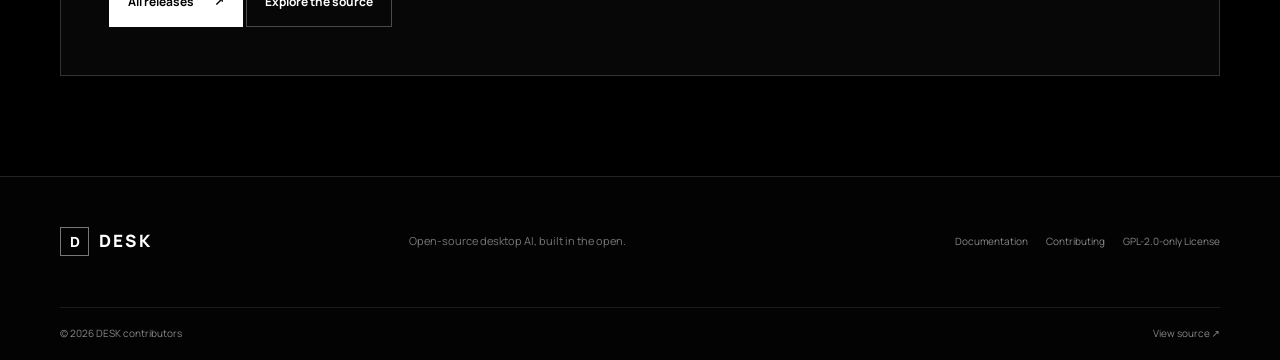
<file: iconic-releases/index.html>
<!doctype html>
<html lang="en">
<head>
  <meta charset="utf-8">
  <meta name="viewport" content="width=device-width, initial-scale=1">
  <meta name="theme-color" content="#000000">
  <meta name="description" content="Explore the iconic editions of DESK, from Alpha to the next stage of its evolution.">

  <title>Iconic Releases — DESK</title>

  <link rel="icon" href="../assets/icons/favicon.svg" type="image/svg+xml">
  <link rel="stylesheet" href="../assets/css/style.css">
  <script src="../assets/js/main.js" defer></script>

  <style>
    /* Iconic Releases timeline */

    .release-timeline {
      position: relative;
      max-width: 820px;
      margin: 0 auto;
      padding: 8px 0 20px;
    }

    .release-timeline::before {
      content: "";
      position: absolute;
      top: 60px;
      bottom: 78px;
      left: 60px;
      width: 2px;
      background: #fff;
      transform: translateX(-50%);
    }

    .release-entry {
      position: relative;
      display: grid;
      grid-template-columns: 120px minmax(0, 1fr);
      gap: 32px;
      align-items: start;
    }

    .release-entry + .release-entry {
      margin-top: 76px;
    }

    .release-portrait {
      position: relative;
      z-index: 1;
      width: 120px;
      height: 120px;
      overflow: hidden;
      display: flex;
      align-items: center;
      justify-content: center;
      border: 3px solid #fff;
      border-radius: 50%;
      background: #fff;
    }

    .release-portrait img {
      display: block;
      width: 100%;
      height: 100%;
      object-fit: cover;
      object-position: center;
      border-radius: 50%;
    }

    .release-portrait-placeholder {
      border-color: #555;
      background: #0b0b0b;
      color: #999;
    }

    .release-portrait-placeholder span {
      font-size: 32px;
      font-weight: 300;
      line-height: 1;
    }

    .release-content {
      padding-top: 7px;
    }

    .release-label {
      margin: 0 0 10px;
      color: #999;
      font-size: 11px;
      font-weight: 600;
      letter-spacing: 0.16em;
      text-transform: uppercase;
    }

    .release-content h2 {
      margin: 0 0 10px;
      font-size: clamp(26px, 4vw, 36px);
      letter-spacing: -0.04em;
    }

    .release-meta {
      margin: 0 0 18px;
      color: #999;
      font-size: 13px;
    }

    .release-summary {
      max-width: 480px;
      margin: 0 0 22px;
      color: #b7b7b7;
      font-size: 15px;
      line-height: 1.8;
    }

    .release-link {
      display: inline-flex;
      align-items: center;
      gap: 9px;
      padding-bottom: 5px;
      border-bottom: 1px solid #666;
      color: #fff;
      font-size: 13px;
      font-weight: 600;
      text-decoration: none;
      transition: border-color 180ms ease;
    }

    .release-link:hover {
      border-color: #fff;
    }

    .release-link span {
      transition: transform 180ms ease;
    }

    .release-link:hover span {
      transform: translate(2px, -2px);
    }

    .release-status {
      display: inline-block;
      margin: 0 0 14px;
      padding: 6px 9px;
      border: 1px solid #444;
      border-radius: 3px;
      color: #aaa;
      font-size: 10px;
      font-weight: 600;
      letter-spacing: 0.12em;
      text-transform: uppercase;
    }

    .release-coming-soon .release-summary {
      color: #888;
    }

    @media (max-width: 600px) {
      .release-timeline {
        padding-top: 4px;
      }

      .release-timeline::before {
        top: 42px;
        bottom: 55px;
        left: 42px;
      }

      .release-entry {
        grid-template-columns: 84px minmax(0, 1fr);
        gap: 20px;
      }

      .release-entry + .release-entry {
        margin-top: 62px;
      }

      .release-portrait {
        width: 84px;
        height: 84px;
        border-width: 2px;
      }

      .release-content {
        padding-top: 3px;
      }

      .release-content h2 {
        font-size: 25px;
      }

      .release-summary {
        font-size: 14px;
      }
    }

    @media (prefers-reduced-motion: reduce) {
      .release-link,
      .release-link span {
        transition: none;
      }
    }
  </style>
</head>

<body>
  <a class="skip-link" href="#main">Skip to content</a>

  <header class="site-header">
    <div class="container nav-wrap">
      <a class="brand" href="../" aria-label="DESK home">
        <span class="brand-mark">D</span>
        <span>DESK</span>
      </a>

      <button
        class="menu-toggle"
        aria-expanded="false"
        aria-controls="site-nav"
      >
        <span class="sr-only">Toggle navigation</span>
        <span></span>
        <span></span>
      </button>

      <nav class="site-nav" id="site-nav" aria-label="Main navigation">
        <a href="../">Home</a>
        <a href="../features/">Features</a>
        <a href="../downloads/">Downloads</a>
        <a href="../documentation/">Documentation</a>
        <a href="../contributing/">Contributing</a>
        <a
          class="nav-source"
          href="https://github.com/Saksham-garg2008/DESK"
          target="_blank"
          rel="noreferrer"
        >
          Source <span aria-hidden="true">↗</span>
        </a>
      </nav>
    </div>
  </header>

  <main id="main">

    <!-- PAGE INTRODUCTION -->
    <section class="page-hero container">
      <p class="eyebrow">DESK / THE EVOLUTION</p>

      <h1>
        Iconic<br>
        <span class="muted">Releases.</span>
      </h1>

      <p class="hero-copy">
        Every edition marks a new stage in the evolution of DESK.
        One release at a time.
      </p>
    </section>

    <!-- RELEASE TIMELINE -->
    <section class="section section-bordered">
      <div class="container">

        <div class="release-timeline" aria-label="DESK release timeline">

          <!-- ALPHA EDITION -->
          <article class="release-entry">
            <div class="release-portrait">
              <img
                src="../assets/images/Alpha.png"
                alt="Illustrated Yes Chad meme portrait representing the Alpha Edition"
                width="120"
                height="120"
              >
            </div>

            <div class="release-content">
              <p class="release-label">The beginning</p>

              <h2>Alpha Edition</h2>

              <p class="release-meta">
                v2.2.0 <span aria-hidden="true">·</span> 20 October 2026
              </p>

              <p class="release-summary">
                The foundation is here. The most complete and stable
                version of DESK so far, establishing the foundation
                for everything that follows.
              </p>

              <a
                class="release-link"
                href="https://github.com/Saksham-garg2008/DESK/releases/tag/v2.2.0"
                target="_blank"
                rel="noreferrer"
              >
                View release <span aria-hidden="true">↗</span>
              </a>
            </div>
          </article>

          <!-- SIGMA EDITION -->
          <article class="release-entry release-coming-soon">
            <div
              class="release-portrait release-portrait-placeholder"
              aria-hidden="true"
            >
              <span>?</span>
            </div>

            <div class="release-content">
              <p class="release-label">The next evolution</p>

              <h2>Sigma Edition</h2>

              <span class="release-status">Coming soon</span>

              <p class="release-summary">
                The next chapter of DESK is yet to come.
              </p>
            </div>
          </article>

        </div>
      </div>
    </section>

    <!-- CLOSING SECTION -->
    <section class="section container">
      <div class="note-panel">
        <p class="eyebrow">THE EVOLUTION CONTINUES</p>

        <h2>Built in the open. Growing with every release.</h2>

        <p class="body-copy">
          Explore the current edition, follow development, and see
          how DESK evolves over time.
        </p>

        <div class="hero-actions">
          <a
            class="button button-primary"
            href="https://github.com/Saksham-garg2008/DESK/releases"
            target="_blank"
            rel="noreferrer"
          >
            All releases <span>↗</span>
          </a>

          <a
            class="button button-secondary"
            href="https://github.com/Saksham-garg2008/DESK"
            target="_blank"
            rel="noreferrer"
          >
            Explore the source
          </a>
        </div>
      </div>
    </section>

  </main>

  <footer class="site-footer">
    <div class="container footer-main">
      <a class="brand" href="../">
        <span class="brand-mark">D</span>
        <span>DESK</span>
      </a>

      <p>Open-source desktop AI, built in the open.</p>

      <div class="footer-links">
        <a href="../documentation/">Documentation</a>
        <a href="../contributing/">Contributing</a>
        <a
          href="https://github.com/Saksham-garg2008/DESK/blob/main/LICENSE"
          target="_blank"
          rel="noreferrer"
        >GPL-2.0-only License</a>
      </div>
    </div>

    <div class="container footer-bottom">
      <span>© <span data-year>2026</span> DESK contributors</span>

      <a
        href="https://github.com/Saksham-garg2008/DESK"
        target="_blank"
        rel="noreferrer"
      >View source ↗</a>
    </div>
  </footer>
</body>
</html>
</file>
<file: assets/css/style.css>
@import url('https://fonts.googleapis.com/css2?family=DM+Mono:wght@400;500&family=Manrope:wght@400;500;600;700;800&display=swap');

:root{color-scheme:dark;--black:#000;--surface:#0a0a0a;--surface-2:#101010;--white:#fff;--text:#e7e7e7;--muted:#a3a3a3;--dim:#707070;--line:#292929;--line-strong:#424242;--max:1160px;--mono:"DM Mono",ui-monospace,SFMono-Regular,Consolas,monospace;--sans:"Manrope",Inter,ui-sans-serif,system-ui,-apple-system,BlinkMacSystemFont,"Segoe UI",sans-serif}
*{box-sizing:border-box}html{scroll-behavior:smooth;scroll-padding-top:90px}body{margin:0;background:var(--black);color:var(--text);font-family:var(--sans);font-size:15px;line-height:1.7;-webkit-font-smoothing:antialiased}a{color:inherit;text-decoration:none}button{font:inherit}::selection{background:#fff;color:#000}.container{width:min(var(--max),calc(100% - 48px));margin-inline:auto}.sr-only{position:absolute;width:1px;height:1px;padding:0;margin:-1px;overflow:hidden;clip:rect(0,0,0,0);white-space:nowrap;border:0}.skip-link{position:fixed;top:10px;left:10px;z-index:1000;padding:10px 14px;background:#fff;color:#000;transform:translateY(-150%)}.skip-link:focus{transform:translateY(0)}
.site-header{position:sticky;top:0;z-index:100;background:rgba(0,0,0,.9);backdrop-filter:blur(16px);border-bottom:1px solid #1d1d1d}.nav-wrap{min-height:76px;display:flex;align-items:center;justify-content:space-between;gap:28px}.brand{display:inline-flex;align-items:center;gap:10px;color:#fff;font-size:17px;font-weight:800;letter-spacing:.13em}.brand-mark{width:29px;height:29px;border:1px solid #777;display:grid;place-items:center;font-size:14px;letter-spacing:0}.site-nav{display:flex;align-items:center;gap:28px}.site-nav a{font-size:12px;color:#aaa;transition:color .18s ease}.site-nav a:hover,.site-nav a[aria-current=page]{color:#fff}.site-nav a[aria-current=page]{text-decoration:underline;text-underline-offset:7px}.site-nav .nav-source{color:#fff;border:1px solid #454545;padding:9px 13px}.nav-source span{margin-left:5px}.menu-toggle{display:none;width:42px;height:40px;background:transparent;border:1px solid var(--line);padding:10px;cursor:pointer}.menu-toggle span:not(.sr-only){display:block;height:1px;background:#fff;margin:5px 0}
.hero{padding-top:118px;padding-bottom:74px}.eyebrow{font-family:var(--mono);font-size:10px;line-height:1.5;letter-spacing:.13em;color:#aaa;margin:0 0 22px}.status-dot{display:inline-block;width:6px;height:6px;border-radius:50%;background:#fff;margin:0 9px 1px 0}.hero h1,.page-hero h1{font-size:clamp(48px,8.1vw,98px);line-height:1.04;letter-spacing:-.075em;font-weight:600;margin:0;max-width:950px}.muted{color:#737373}.hero-copy{font-size:17px;line-height:1.8;color:#aaa;max-width:620px;margin:28px 0 0}.button-row{display:flex;flex-wrap:wrap;gap:12px;margin-top:30px}.button{min-height:48px;display:inline-flex;align-items:center;justify-content:center;gap:20px;padding:0 18px;font-size:12px;font-weight:700;border:1px solid #4a4a4a;transition:background .18s ease,color .18s ease,border-color .18s ease}.button-primary{background:#fff;color:#000;border-color:#fff}.button-primary:hover{background:#dcdcdc;border-color:#dcdcdc}.button-secondary{background:transparent;color:#fff}.button-secondary:hover{background:#161616;border-color:#777}.hero-meta{display:flex;align-items:center;flex-wrap:wrap;gap:13px;margin-top:52px;color:#777;font-family:var(--mono);font-size:9px;letter-spacing:.09em}.meta-separator{height:3px;width:3px;background:#555;border-radius:50%}.hero-line{height:1px;background:#202020;margin-top:65px;position:relative}.hero-line span{position:absolute;left:0;top:0;width:18%;height:1px;background:#eee}
.section{padding-top:100px;padding-bottom:100px}.section-bordered{border-top:1px solid #202020;border-bottom:1px solid #202020;background:#030303}.section-heading{margin-bottom:45px}.section-heading h2,.section h2,.companion-panel h2,.cta-inner h2{font-size:clamp(32px,5vw,54px);line-height:1.15;letter-spacing:-.06em;font-weight:600;margin:0}.section-heading .eyebrow{margin-bottom:18px}.section-heading-row{display:flex;align-items:end;justify-content:space-between;gap:24px}.intro-grid{display:grid;grid-template-columns:1fr 1fr;gap:80px}.lead{font-size:25px;line-height:1.55;letter-spacing:-.035em;color:#f0f0f0;margin:0;max-width:500px}.body-copy{color:#9c9c9c;line-height:1.9;margin:0}.text-link{display:inline-flex;align-items:center;gap:12px;font-size:12px;font-weight:700;color:#fff;border-bottom:1px solid #555;padding-bottom:7px;white-space:nowrap}.text-link:hover{border-color:#fff}.feature-grid{display:grid;grid-template-columns:repeat(3,1fr);border:1px solid var(--line)}.feature-card{min-height:285px;padding:25px 26px 28px;position:relative;border-right:1px solid var(--line);background:linear-gradient(145deg,#0b0b0b,#030303)}.feature-card:last-child{border-right:0}.card-index{font-family:var(--mono);font-size:10px;color:#777}.line-icon{font-size:24px;color:#fff;margin:28px 0 17px}.feature-card h3{font-size:18px;letter-spacing:-.03em;margin:0 0 9px}.feature-card p{font-size:13px;line-height:1.8;color:#929292;margin:0 0 25px}.card-link{font-size:11px;font-weight:700;color:#ddd}.card-link span{margin-left:8px}.companion-panel{border:1px solid #333;padding:clamp(26px,5vw,55px);display:grid;grid-template-columns:1.4fr .6fr;gap:50px;background:radial-gradient(ellipse at 95% 0%,#171717 0%,#080808 48%,#030303 100%)}.companion-panel .eyebrow{margin-bottom:20px}.companion-panel .body-copy{max-width:590px;margin-top:22px}.companion-links{display:flex;flex-direction:column;align-items:flex-start;justify-content:center;gap:23px}.final-cta{border-top:1px solid #202020;padding-top:105px;padding-bottom:110px}.cta-inner .eyebrow{margin-bottom:20px}.cta-inner .hero-copy{margin-top:18px}.site-footer{border-top:1px solid #242424;background:#030303}.footer-main{min-height:130px;display:grid;grid-template-columns:1fr 1.4fr 1fr;align-items:center;gap:20px}.footer-main p{font-size:11px;color:#777;margin:0}.footer-links{display:flex;justify-content:flex-end;flex-wrap:wrap;gap:18px}.footer-links a,.footer-bottom{font-size:10px;color:#888}.footer-links a:hover,.footer-bottom a:hover{color:#fff}.footer-bottom{border-top:1px solid #1c1c1c;min-height:53px;display:flex;align-items:center;justify-content:space-between}
.page-hero{padding-top:105px;padding-bottom:80px}.page-hero .eyebrow{margin-bottom:23px}.page-hero .hero-copy{max-width:700px}.detail-list{padding-top:8px;padding-bottom:8px}.detail-row{display:grid;grid-template-columns:70px 1fr 50px;gap:22px;padding:43px 0;border-bottom:1px solid #242424;align-items:start}.detail-row:last-child{border-bottom:0}.detail-number{font-family:var(--mono);font-size:11px;color:#777;padding-top:4px}.detail-row .eyebrow{margin-bottom:12px}.detail-row h2{font-size:clamp(24px,3vw,34px);margin:0 0 14px}.detail-row p:not(.eyebrow){max-width:760px;color:#999;line-height:1.9;margin:0}.detail-symbol{font-size:23px;color:#bbb;text-align:right}.inline-link{color:#fff;text-decoration:underline;text-decoration-color:#777;text-underline-offset:4px}.note-panel{border:1px solid #333;padding:clamp(25px,5vw,48px);background:#070707}.note-panel .eyebrow{margin-bottom:15px}.note-panel h2{font-size:clamp(28px,4vw,42px);margin:0 0 17px}.note-panel .body-copy{max-width:760px;margin-bottom:23px}.compact-note{margin-top:65px;padding:25px 28px}.compact-note p:last-child{color:#999;margin:0}.download-layout{display:grid;grid-template-columns:.8fr 1.2fr;gap:70px}.download-primary h2{font-size:36px;margin:0 0 18px}.download-primary .body-copy{margin-bottom:25px}.platform-list{border-top:1px solid #292929}.platform-item{display:grid;grid-template-columns:48px 1fr auto;gap:18px;align-items:center;padding:24px 0;border-bottom:1px solid #292929}.platform-symbol{width:40px;height:40px;border:1px solid #414141;display:grid;place-items:center;font-family:var(--mono);font-size:13px;color:#fff}.platform-item h3{font-size:15px;margin:0 0 4px}.platform-item p{font-size:12px;line-height:1.7;color:#8e8e8e;margin:0}.platform-status{font-family:var(--mono);font-size:9px;letter-spacing:.08em;color:#aaa}.platform-muted{opacity:.65}.two-col{display:grid;grid-template-columns:.8fr 1.2fr;gap:70px;align-items:start}.two-col h2{font-size:clamp(30px,4vw,44px)}.two-col .body-copy{margin-bottom:20px}.resource-grid{display:grid;grid-template-columns:repeat(3,1fr);gap:12px}.resource-card{position:relative;display:flex;flex-direction:column;align-items:flex-start;min-height:270px;padding:24px;border:1px solid #292929;background:#080808;transition:border-color .2s,background .2s}.resource-card:hover{border-color:#777;background:#0c0c0c}.resource-number{font-family:var(--mono);font-size:10px;color:#777}.resource-arrow{position:absolute;right:24px;top:20px;color:#aaa}.resource-card .eyebrow{margin:28px 0 9px}.resource-card h2{font-size:23px;margin:0 0 12px}.resource-card p:not(.eyebrow){font-size:12px;line-height:1.8;color:#929292;margin:0 0 24px}.resource-card .text-link{margin-top:auto;font-size:10px}.steps-grid{display:grid;grid-template-columns:repeat(3,1fr);gap:12px}.step-card{border:1px solid #2b2b2b;padding:27px;min-height:230px;background:#080808}.step-card>span{font-family:var(--mono);font-size:11px;color:#777}.step-card h3{font-size:18px;margin:31px 0 9px}.step-card p{font-size:12px;line-height:1.9;color:#929292;margin:0}.structure-list{border-top:1px solid #2a2a2a}.structure-list>div{display:grid;grid-template-columns:180px 1fr;gap:20px;padding:17px 0;border-bottom:1px solid #242424}.structure-list code{color:#fff;font-family:var(--mono);font-size:12px}.structure-list p{font-size:12px;color:#999;margin:0}
@media(max-width:800px){.container{width:min(var(--max),calc(100% - 36px))}.nav-wrap{min-height:68px}.menu-toggle{display:block}.site-nav{display:none;position:absolute;top:67px;left:0;right:0;padding:18px;flex-direction:column;align-items:stretch;gap:0;background:#050505;border-bottom:1px solid #333}.site-nav.is-open{display:flex}.site-nav a{padding:13px 8px;border-bottom:1px solid #171717}.site-nav .nav-source{margin-top:10px;text-align:center;border:1px solid #444}.hero{padding-top:85px}.hero h1,.page-hero h1{font-size:clamp(45px,11vw,76px)}.hero-copy{font-size:15px}.section{padding-top:72px;padding-bottom:72px}.intro-grid,.companion-panel,.download-layout,.two-col{grid-template-columns:1fr;gap:28px}.feature-grid{grid-template-columns:1fr}.feature-card{min-height:0;border-right:0;border-bottom:1px solid var(--line)}.feature-card:last-child{border-bottom:0}.feature-card .line-icon{margin-top:20px}.companion-links{margin-top:4px}.footer-main{grid-template-columns:1fr;gap:12px;padding-top:28px;padding-bottom:25px}.footer-links{justify-content:flex-start}.resource-grid{grid-template-columns:repeat(2,1fr)}.steps-grid{grid-template-columns:1fr}.step-card{min-height:0}.step-card h3{margin-top:18px}.page-hero{padding-top:80px;padding-bottom:60px}.detail-row{grid-template-columns:35px 1fr 24px;gap:13px;padding:30px 0}.platform-item{grid-template-columns:42px 1fr}.platform-status{grid-column:2}.structure-list>div{grid-template-columns:120px 1fr}}
@media(max-width:500px){.container{width:calc(100% - 32px)}.hero{padding-top:70px;padding-bottom:50px}.hero-meta{gap:9px;font-size:8px}.hero-line{margin-top:45px}.button-row{align-items:stretch;flex-direction:column}.button{width:100%}.section-heading-row{align-items:flex-start;flex-direction:column}.resource-grid{grid-template-columns:1fr}.resource-card{min-height:220px}.footer-bottom{gap:12px;align-items:flex-start;justify-content:center;flex-direction:column;padding-top:13px;padding-bottom:13px}.detail-row{grid-template-columns:25px 1fr}.detail-symbol{display:none}.structure-list>div{grid-template-columns:1fr;gap:4px}.platform-item{gap:12px}.platform-status{font-size:8px}}
@media(prefers-reduced-motion:reduce){*,*::before,*::after{scroll-behavior:auto!important;transition:none!important;animation:none!important}}
</file>
